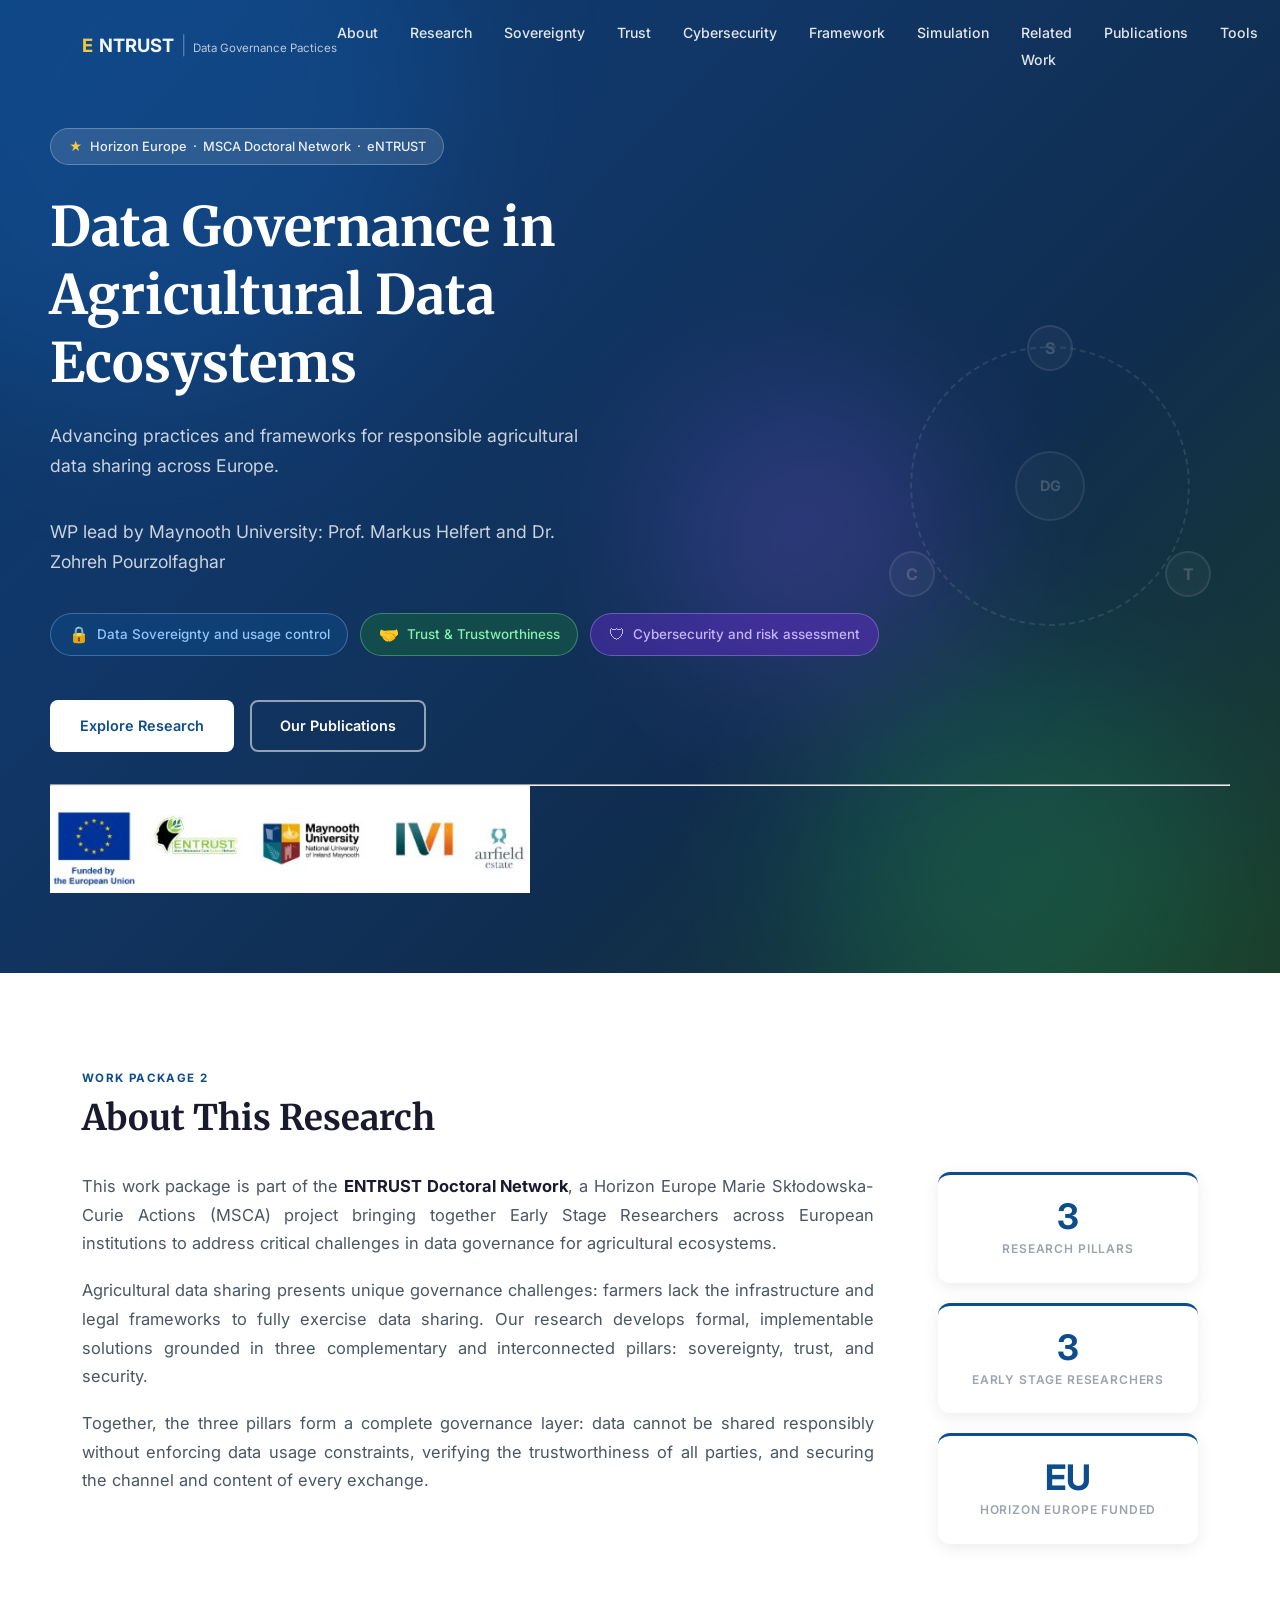
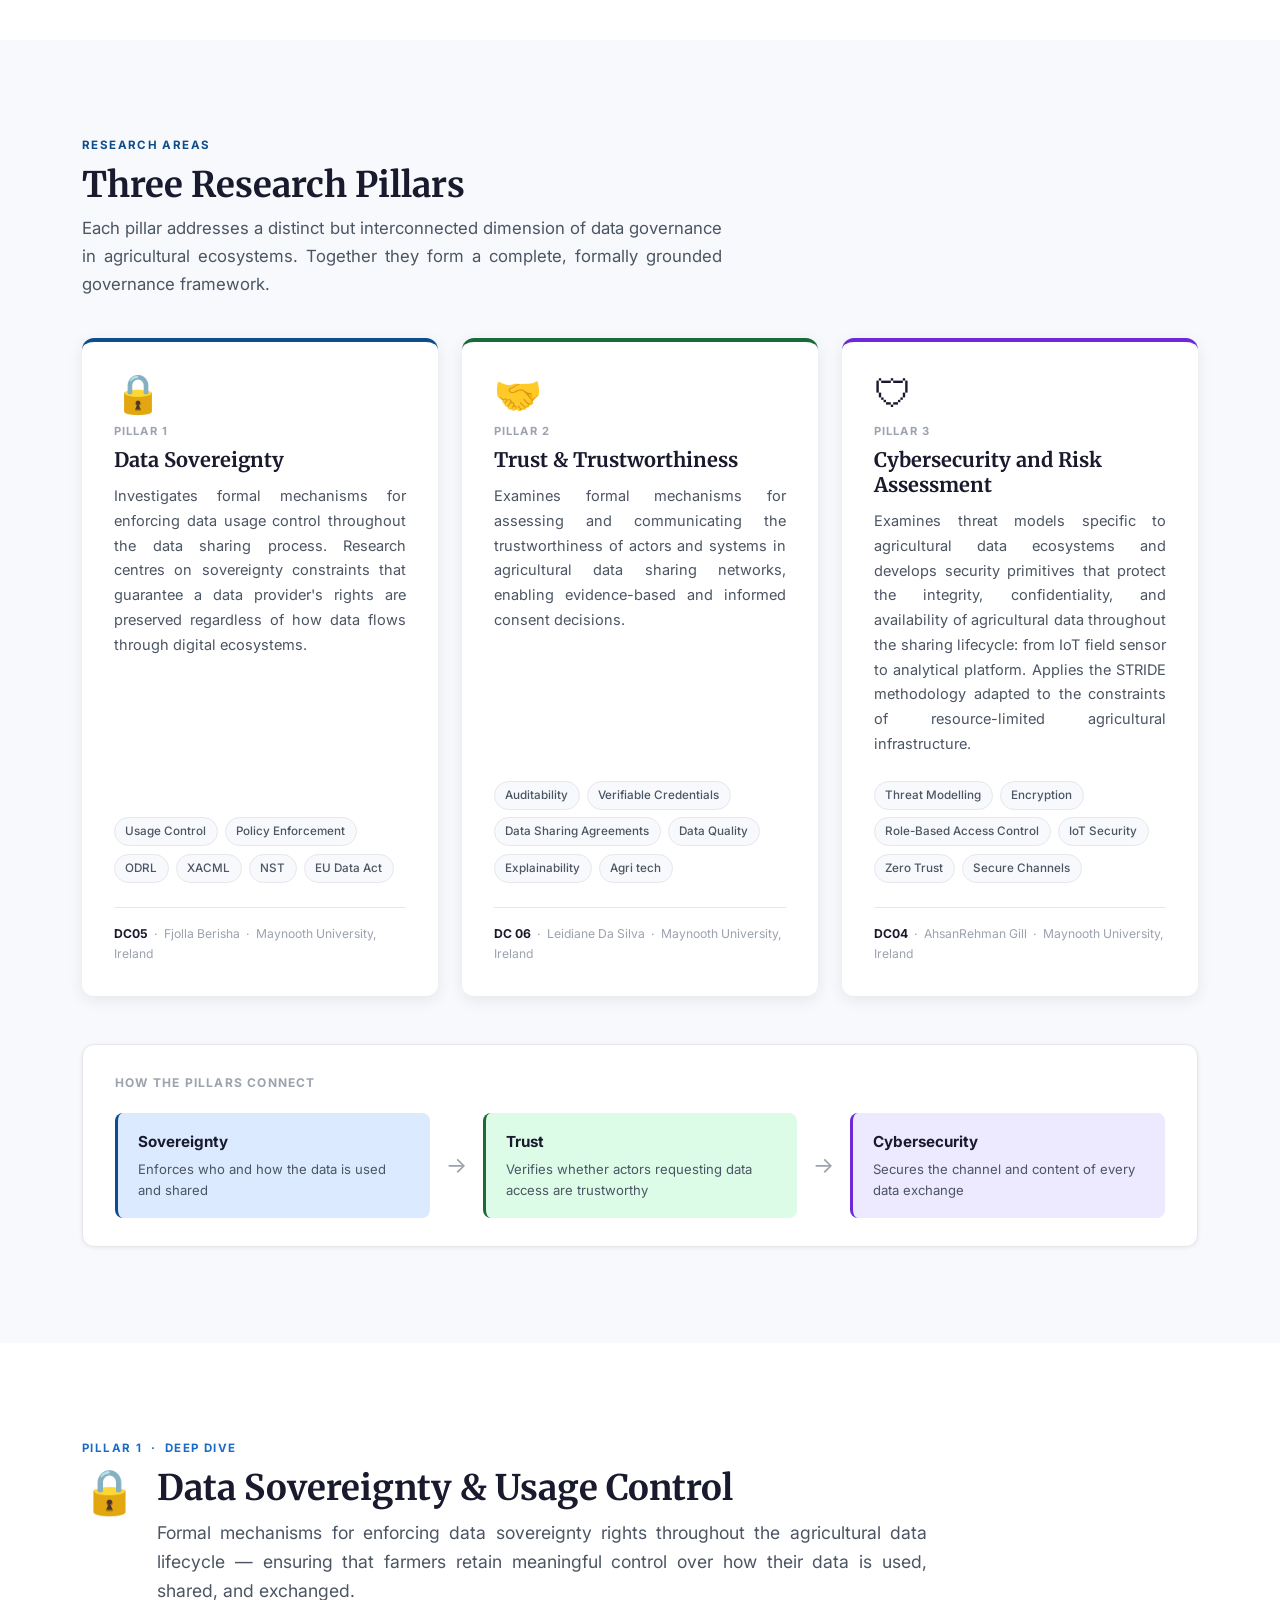
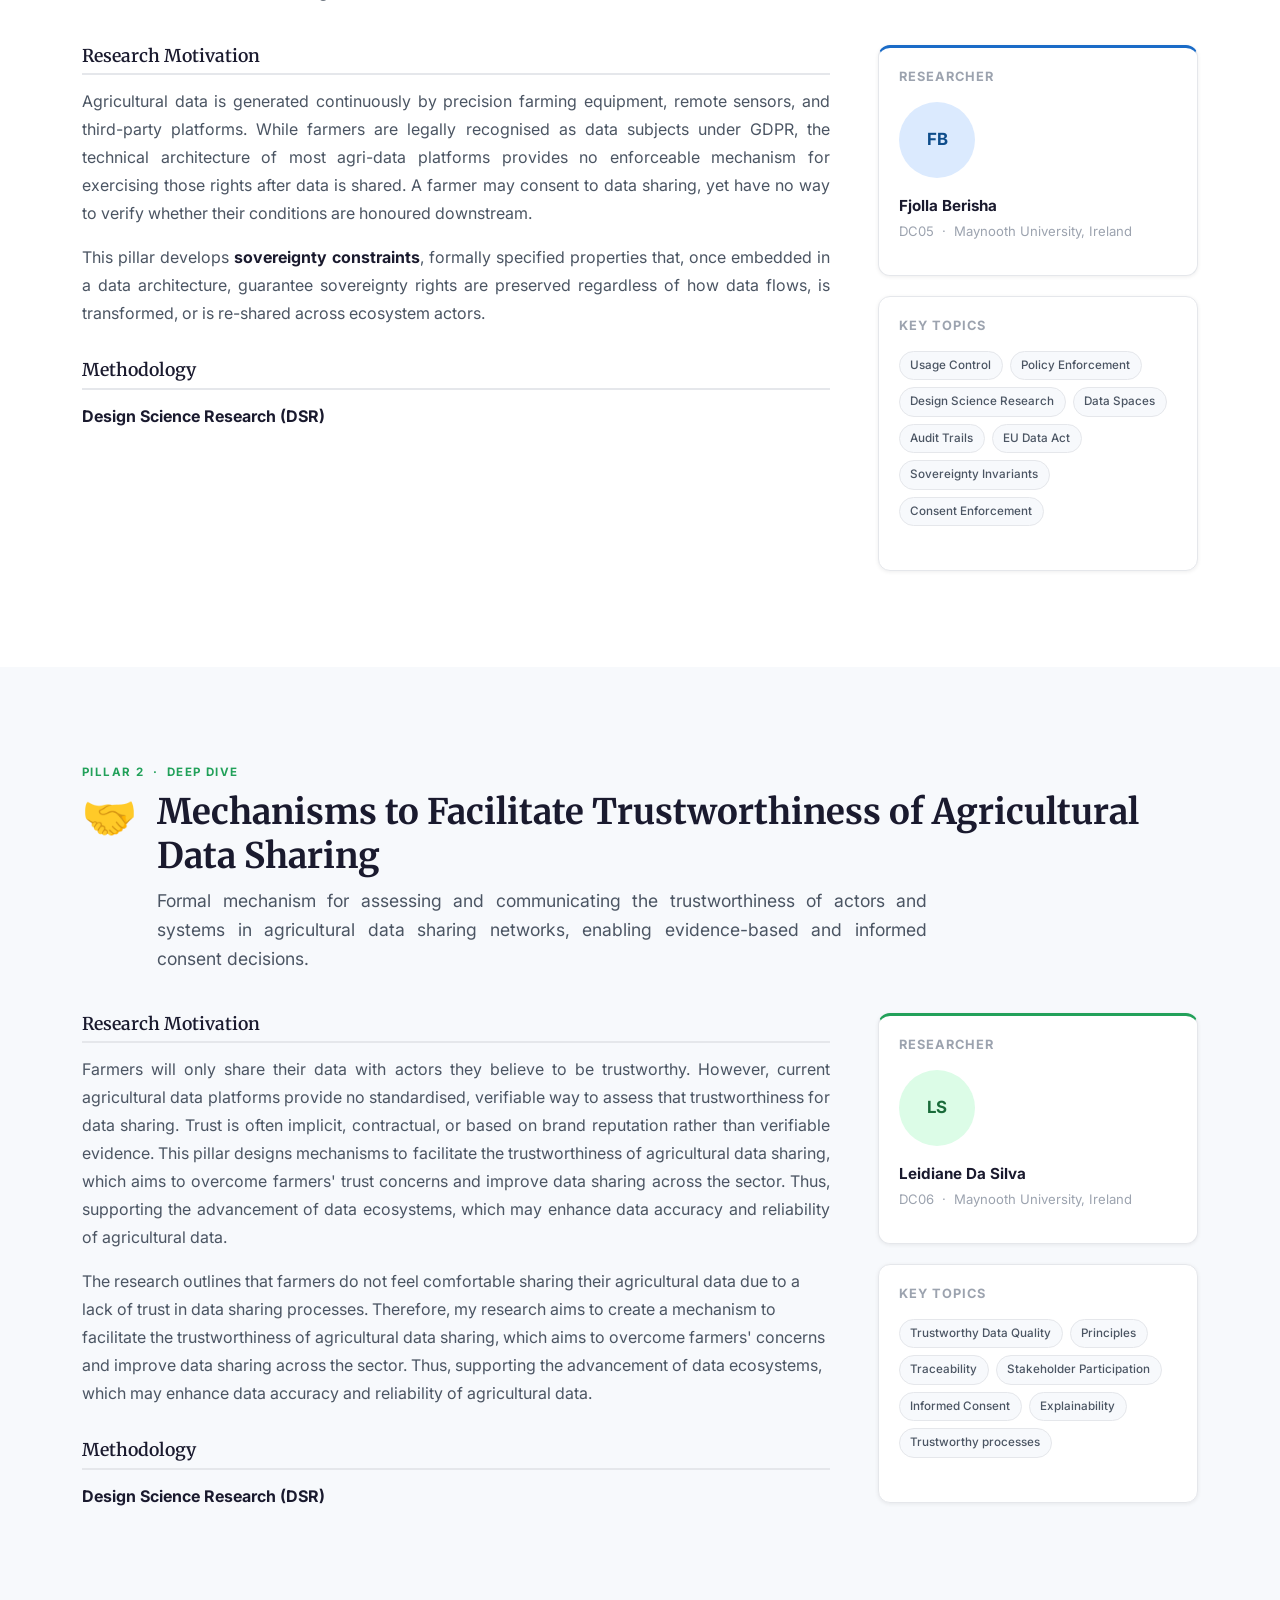
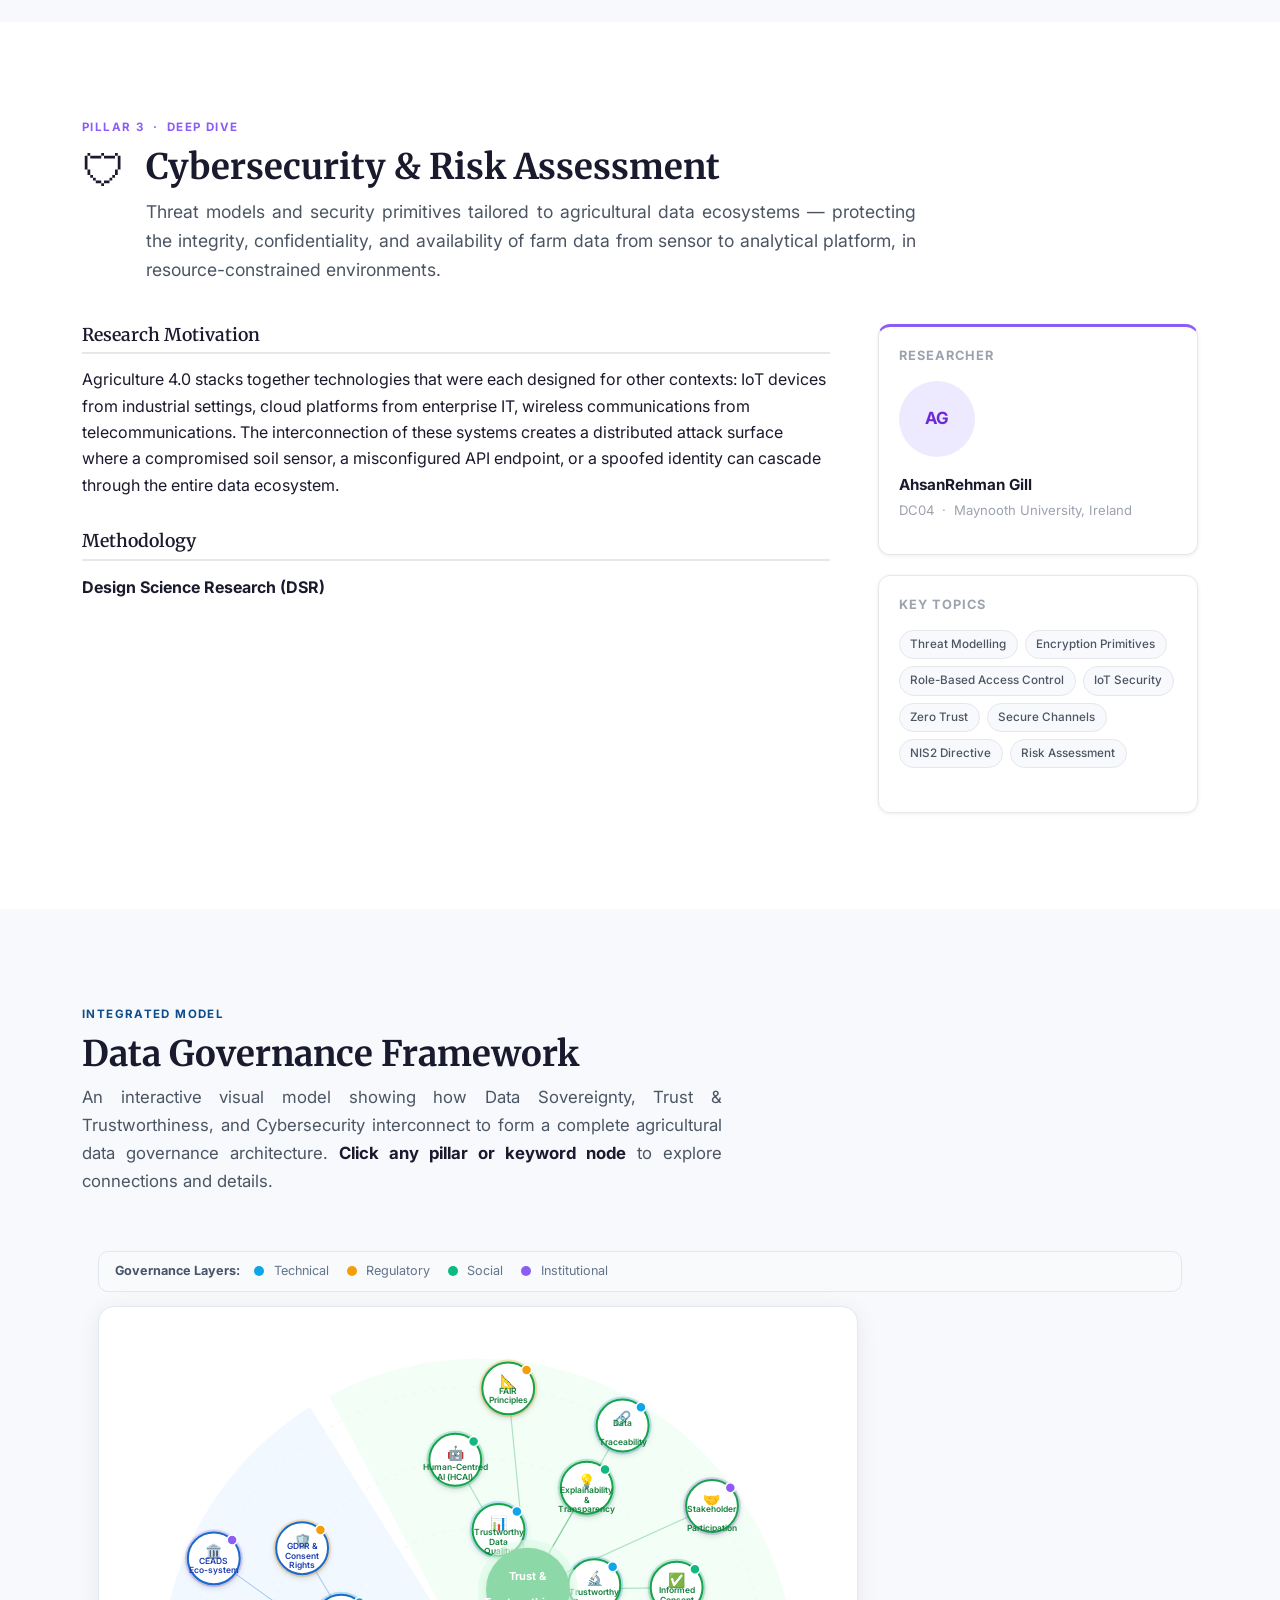
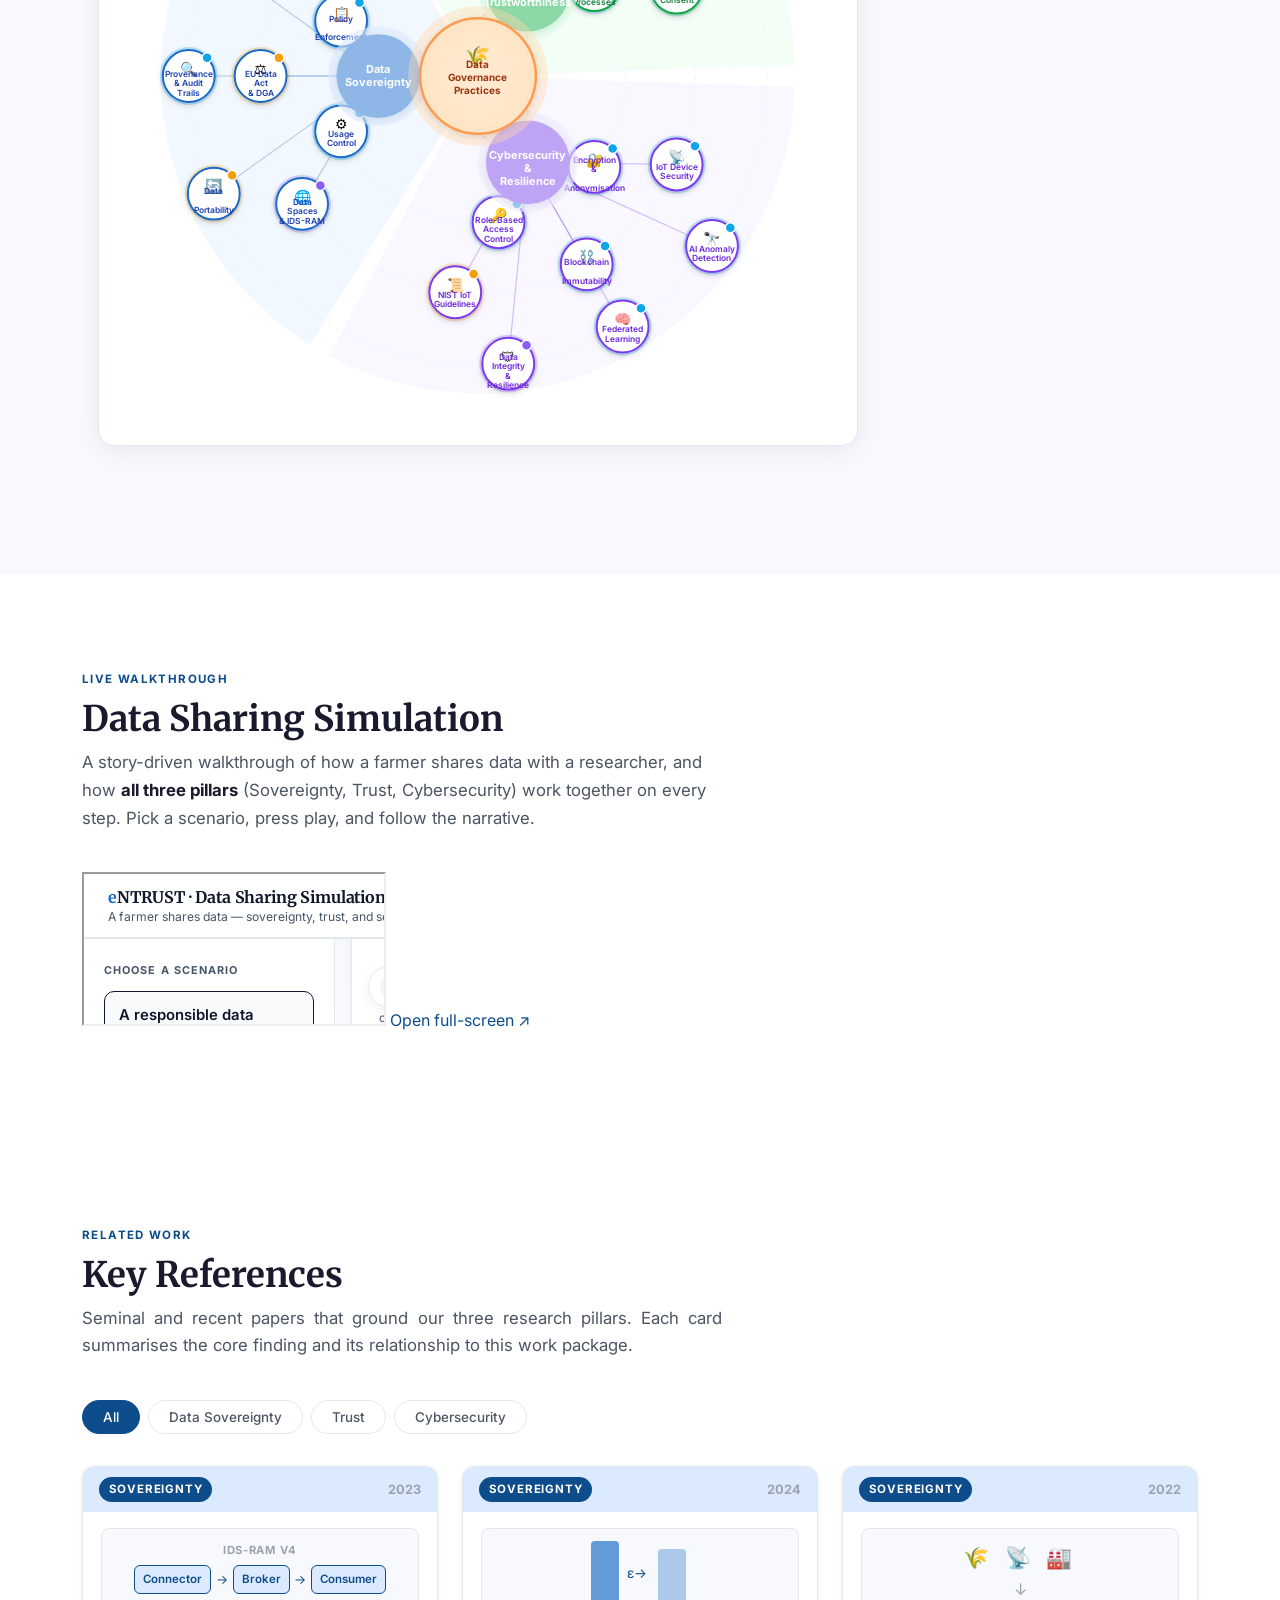
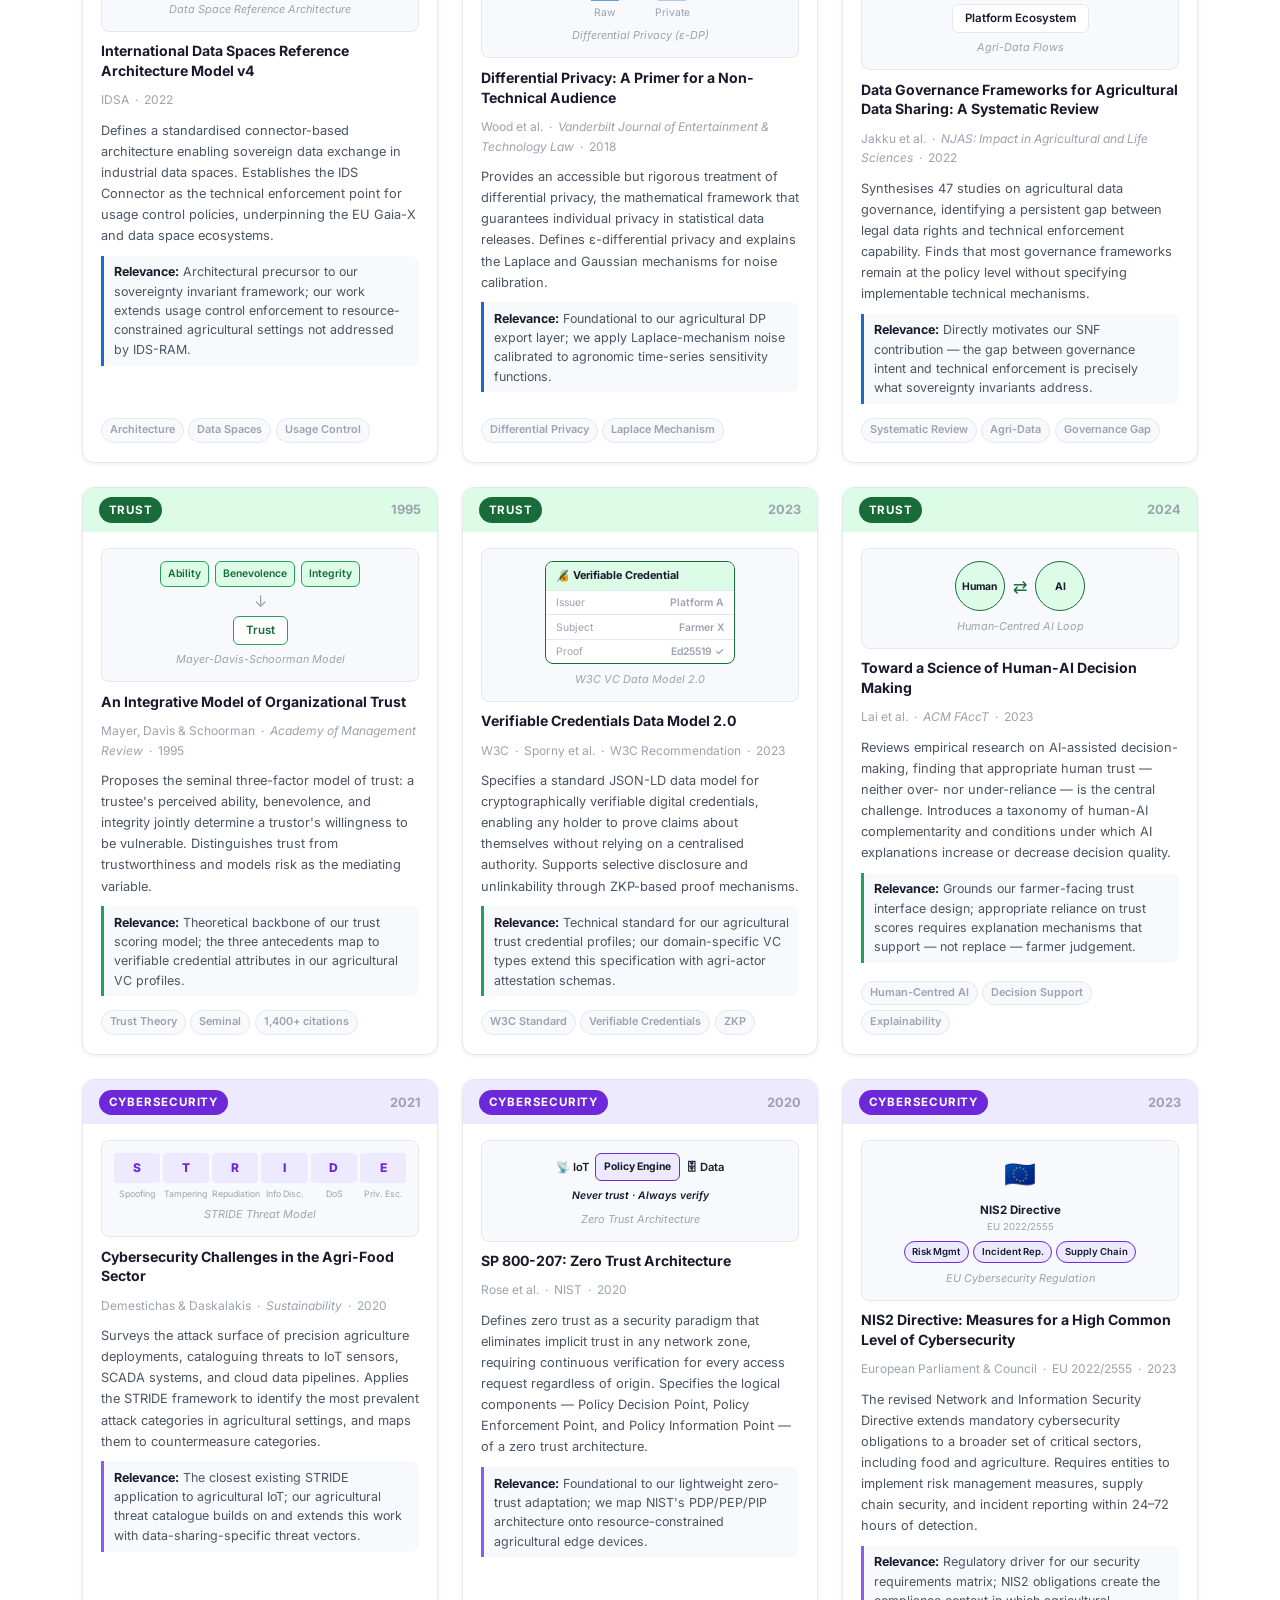
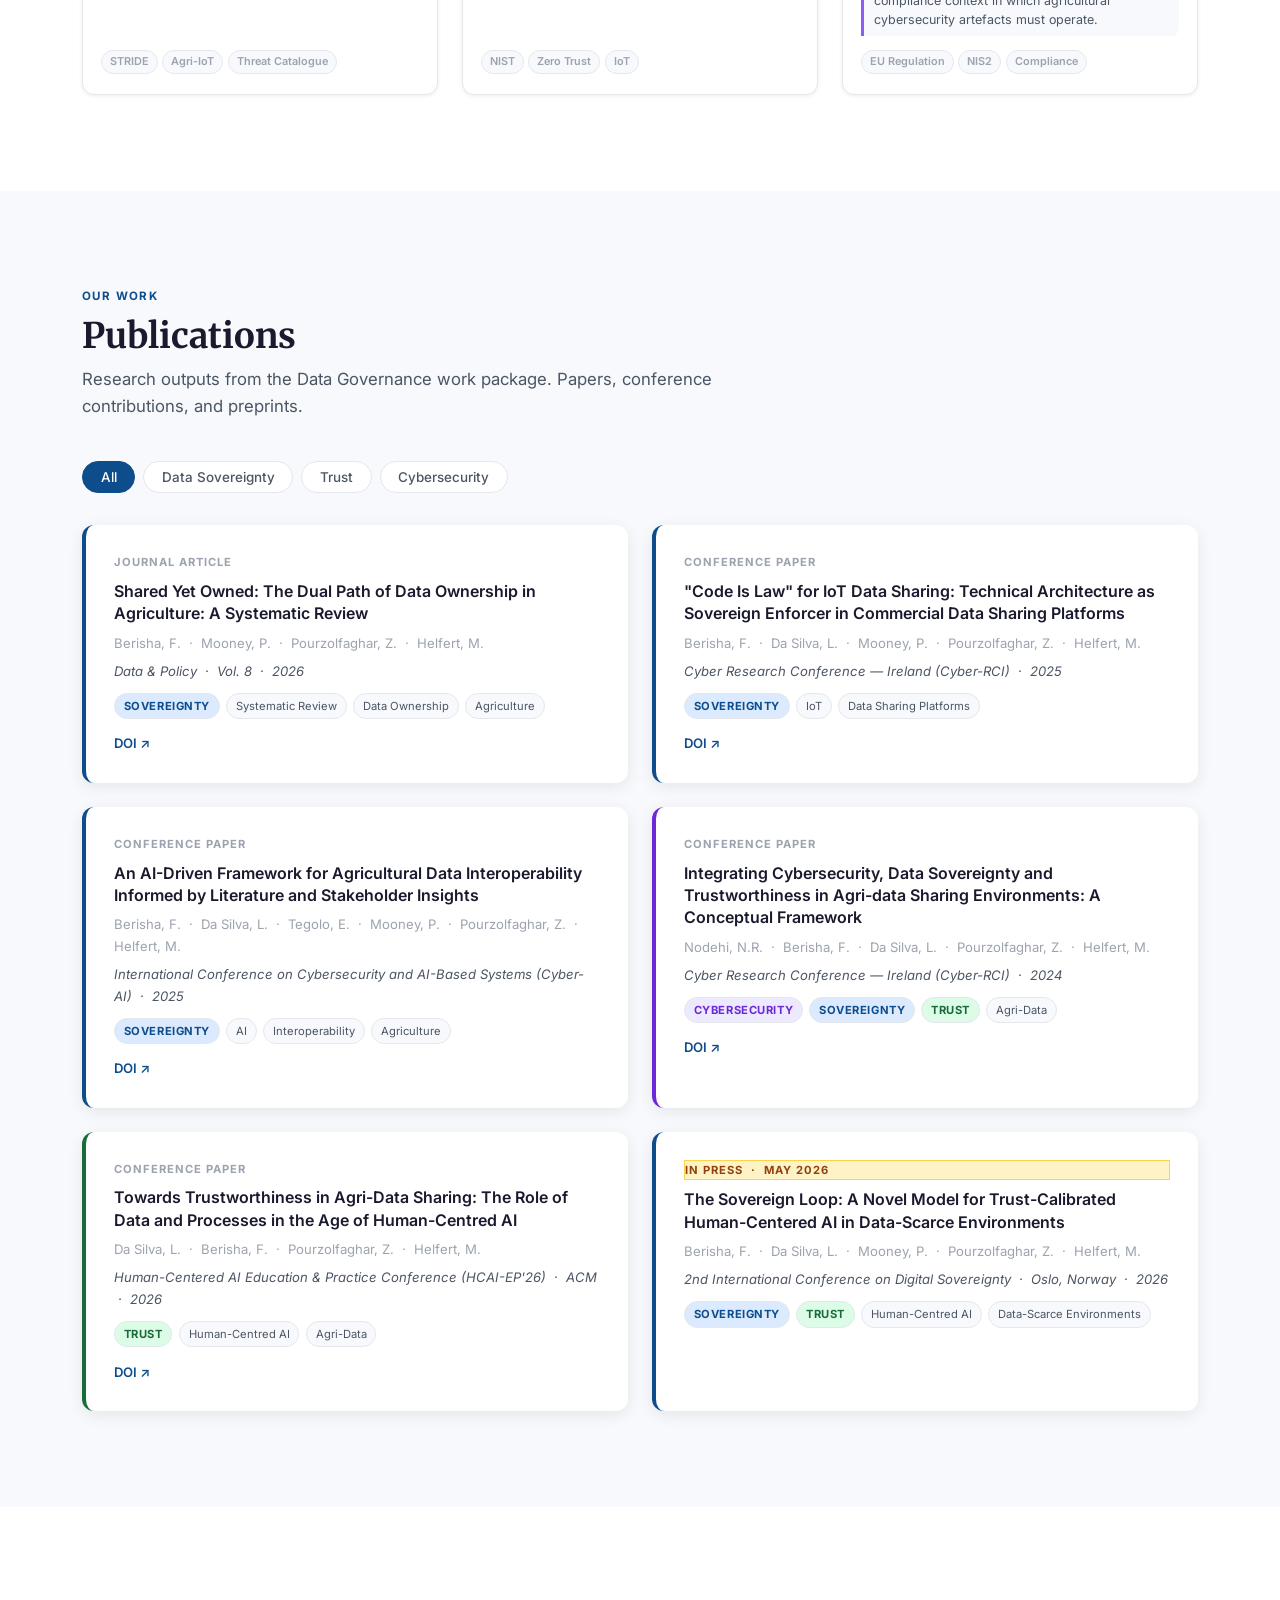
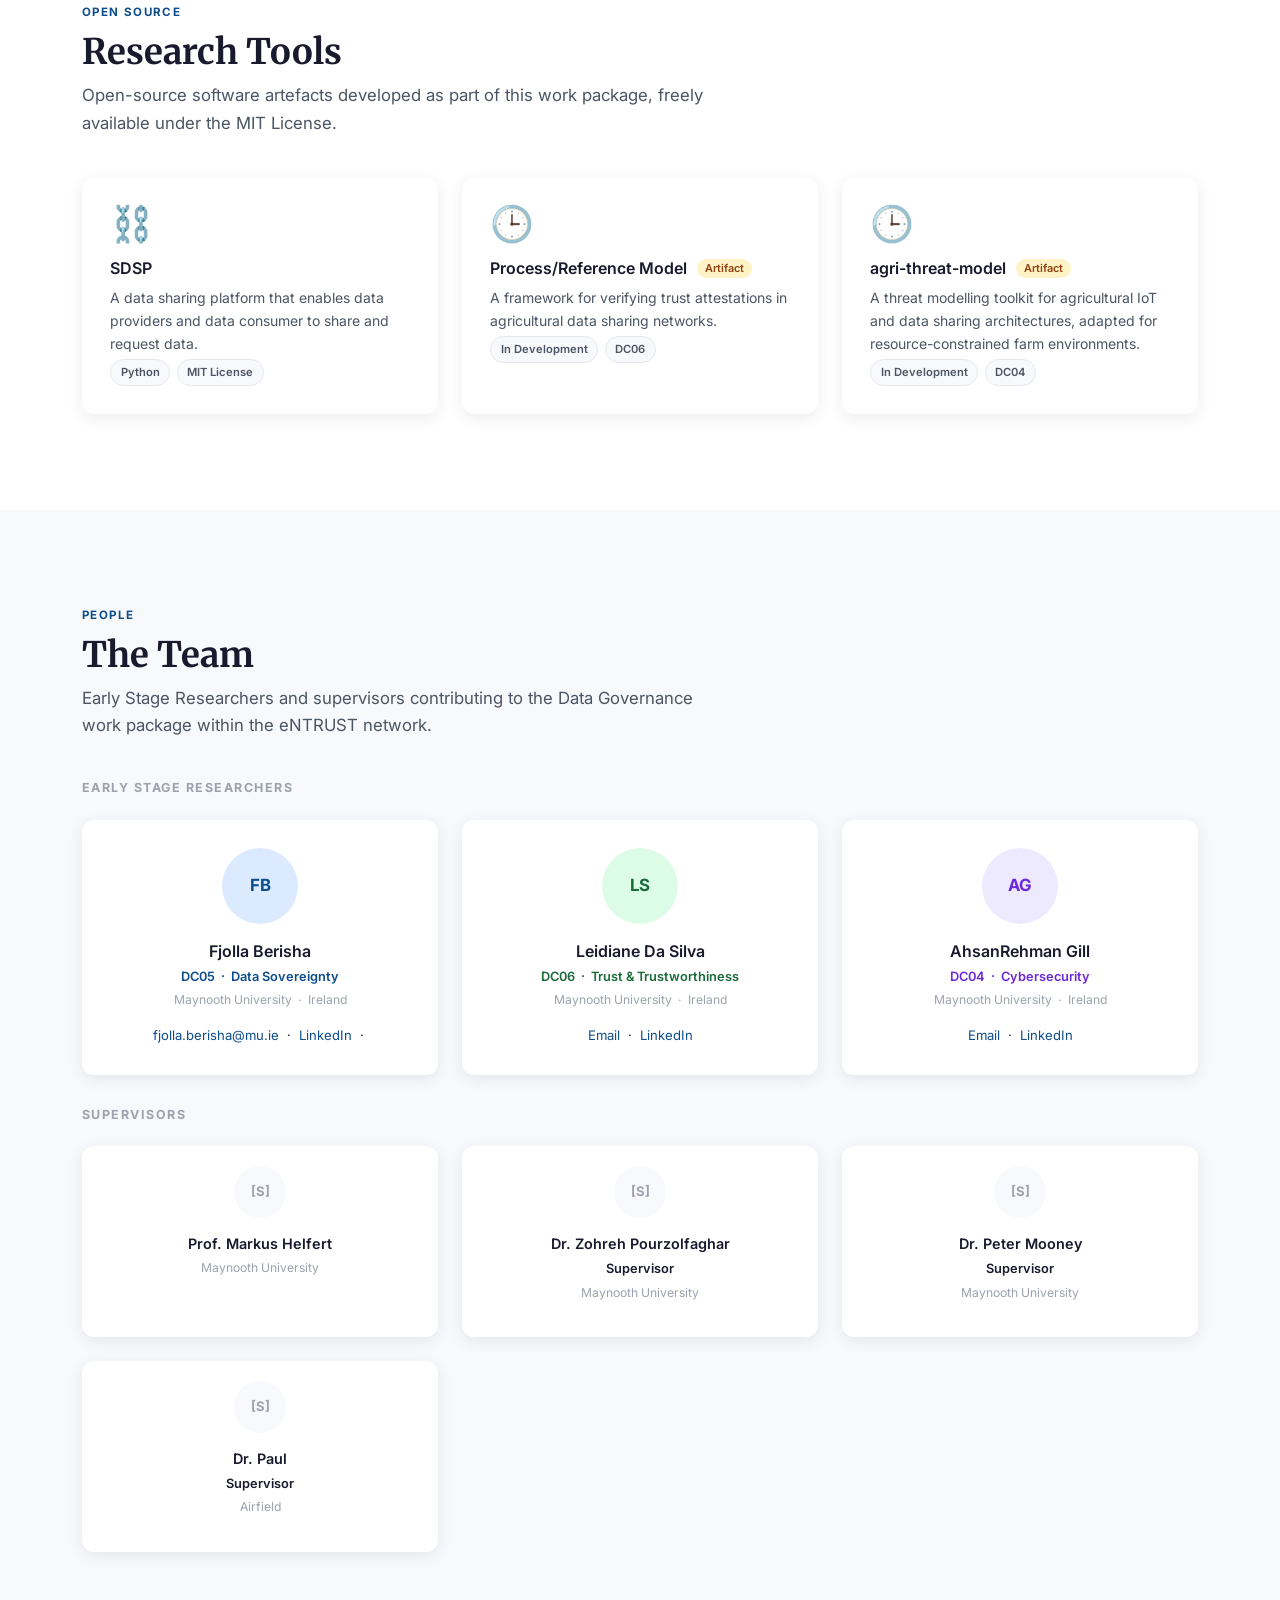
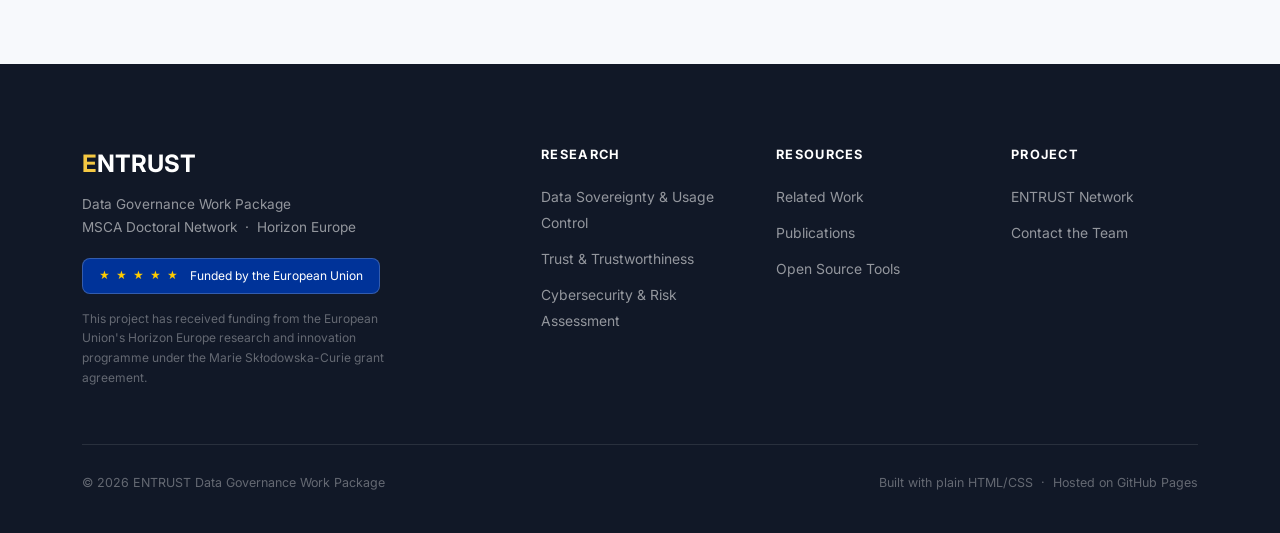
<file: index.html>
<!DOCTYPE html>
<html lang="en">
<head> 
  <meta charset="UTF-8">
  <meta name="viewport" content="width=device-width, initial-scale=1.0">
  <meta name="description" content="Data Governance Work Package - ENTRUST Doctoral Network, Horizon Europe MSCA">
  <title>Data Governance Practices for agri data sharing | ENTRUST Doctoral Network</title>
  <link rel="stylesheet" href="style.css">
  <link rel="preconnect" href="https://fonts.googleapis.com">
  <link rel="preconnect" href="https://fonts.gstatic.com" crossorigin>
  <link href="https://fonts.googleapis.com/css2?family=Inter:wght@300;400;500;600;700&family=Merriweather:wght@400;700&display=swap" rel="stylesheet">
	  </head>
<body>

  <!-- ── NAVIGATION ── -->
  <nav class="navbar" id="navbar">
    <div class="nav-container">
      <div class="nav-brand">
        <span class="brand-accent">E</span>NTRUST
        <span class="brand-sep">|</span>
        <span class="brand-sub">Data Governance Pactices</span>
      </div>
      <button class="nav-toggle" id="navToggle" aria-label="Toggle navigation">
        <span></span><span></span><span></span>
      </button>
      <ul class="nav-links" id="navLinks">
        <li><a href="#about">About</a></li>
        <li><a href="#research">Research</a></li>
        <li><a href="#pillar-sovereignty">Sovereignty</a></li>
        <li><a href="#pillar-trust">Trust</a></li>
        <li><a href="#pillar-cyber">Cybersecurity</a></li>
        <li><a href="#framework">Framework</a></li>
		<li><a href="#simulation">Simulation</a></li>
        <li><a href="#sota">Related Work</a></li>
        <li><a href="#publications">Publications</a></li>
        <li><a href="#tools">Tools</a></li>
        <li><a href="#team">Team</a></li>
      </ul>
    </div>
  </nav>

  <!-- ── HERO ── -->
  <section class="hero" id="home">
    <div class="hero-bg-shapes">
      <div class="shape shape-1"></div>
      <div class="shape shape-2"></div>
      <div class="shape shape-3"></div>
    </div>
    <div class="hero-content">
      <div class="hero-badge">
        <span class="eu-dot">★</span> Horizon Europe &nbsp;·&nbsp; MSCA Doctoral Network &nbsp;·&nbsp; eNTRUST
      </div>
      <h1>Data Governance in<br>Agricultural Data Ecosystems</h1>
      <p class="hero-subtitle">
        Advancing practices and frameworks for responsible agricultural data sharing across Europe.
      </p>
		<p class="hero-subtitle">WP lead by Maynooth University: Prof. Markus Helfert and Dr. Zohreh Pourzolfaghar</p>
      <div class="hero-pillars">
        <div class="pillar-chip sovereignty">
          <span class="chip-icon">&#128274;</span>
          <span>Data Sovereignty and usage control</span>
        </div>
        <div class="pillar-chip trust">
          <span class="chip-icon">&#129309;</span>
          <span>Trust &amp; Trustworthiness</span>
        </div>
        <div class="pillar-chip cyber">
          <span class="chip-icon">&#128737;</span>
          <span>Cybersecurity and risk assessment</span>
        </div>
      </div>
      <div class="hero-actions">
        <a href="#research" class="btn btn-primary">Explore Research</a>
        <a href="#publications" class="btn btn-outline">Our Publications</a>
      </div>
		<div class="hero-logos">
			<hr>
        <img src="[data-uri]" alt="Project partners: EU, ENTRUST, Maynooth University, IVI, Airfield Estate">
      </h3>
		</div>
    </div>
    <div class="hero-visual" aria-hidden="true">
      <div class="orbit-wrap">
        <div class="orbit-ring">
          <div class="orbit-node n1">S</div>
          <div class="orbit-node n2">T</div>
          <div class="orbit-node n3">C</div>
        </div>
        <div class="orbit-core">DG</div>
      </div>
    </div>
  </section>

  <!-- ── ABOUT ── -->
  <section class="section" id="about">
    <div class="container">
      <div class="section-label">Work Package 2</div>
      <h2>About This Research</h2>
      <div class="about-grid">
        <div class="about-text">
          <p align="justify">
            This work package is part of the <strong>ENTRUST Doctoral Network</strong>, a
            Horizon Europe Marie Skłodowska-Curie Actions (MSCA) project bringing together
            Early Stage Researchers across European institutions to address critical challenges
            in data governance for agricultural ecosystems.
          </p>
          <p align="justify">
            Agricultural data sharing presents unique governance challenges: farmers lack the infrastructure and legal frameworks to fully exercise data sharing. Our research develops formal, implementable solutions grounded in three
            complementary and interconnected pillars: sovereignty, trust, and security.
          </p>
          <p align="justify">
            Together, the three pillars form a complete governance layer: data cannot be
            shared responsibly without enforcing data usage constraints, verifying the trustworthiness
            of all parties, and securing the channel and content of every exchange.
          </p>
        </div>
        <div class="about-stats">
          <div class="stat">
            <div class="stat-number">3</div>
            <div class="stat-label">Research Pillars</div>
          </div>
          <div class="stat">
            <div class="stat-number">3</div>
            <div class="stat-label">Early Stage Researchers</div>
          </div>
          <div class="stat">
            <div class="stat-number">EU</div>
            <div class="stat-label">Horizon Europe Funded</div>
          </div>
        </div>
      </div>
    </div>
  </section>

  <!-- ── RESEARCH PILLARS ── -->
  <section class="section section-alt" id="research">
    <div class="container">
      <div class="section-label">Research Areas</div>
      <h2>Three Research Pillars</h2>
      <p class="section-intro" align="justify">
        Each pillar addresses a distinct but interconnected dimension of data governance
        in agricultural ecosystems. Together they form a complete, formally grounded
        governance framework.
      </p>
      <div class="pillars-grid">

        <div class="pillar-card sovereignty">
          <div class="pillar-icon">&#128274;</div>
          <div class="pillar-tag">Pillar 1</div>
          <h3>Data Sovereignty</h3>
          <p align="justify">
            Investigates formal mechanisms for enforcing data usage control throughout the
            data sharing process. Research centres on sovereignty constraints that guarantee a data provider's rights are preserved
            regardless of how data flows through digital ecosystems. 
          </p>
          <div class="pillar-topics">
            <span>Usage Control</span>
            <span>Policy Enforcement</span>
            <span>ODRL</span>
            <span>XACML</span>
            <span>NST</span>
            <span>EU Data Act</span>
          </div>
          <div class="pillar-researcher">
            <strong>DC05</strong> &nbsp;·&nbsp; Fjolla Berisha &nbsp;·&nbsp; Maynooth University, Ireland
          </div>
        </div>

        <div class="pillar-card trust">
          <div class="pillar-icon">&#129309;</div>
          <div class="pillar-tag">Pillar 2</div>
          <h3>Trust &amp; Trustworthiness</h3>
          <p align="justify">
            Examines formal mechanisms for assessing and communicating the trustworthiness of actors and systems in agricultural data sharing networks, enabling evidence-based and informed consent decisions.
          </p>
          <div class="pillar-topics">
            <span>Auditability</span>
            <span>Verifiable Credentials</span>
            <span>Data Sharing Agreements</span>
            <span>Data Quality</span>
            <span>Explainability</span>
            <span>Agri tech</span>
          </div>
          <div class="pillar-researcher">
            <strong>DC 06</strong> &nbsp;·&nbsp; Leidiane Da Silva &nbsp;·&nbsp; Maynooth University, Ireland
          </div>
        </div>

        <div class="pillar-card cyber">
          <div class="pillar-icon">&#128737;</div>
          <div class="pillar-tag">Pillar 3</div>
          <h3>Cybersecurity and Risk Assessment</h3>
          <p align="justify">
            Examines threat models specific to agricultural data ecosystems and develops
            security primitives that protect the integrity, confidentiality, and availability
            of agricultural data throughout the sharing lifecycle: from IoT field sensor to
            analytical platform. Applies the STRIDE methodology adapted to the constraints of
            resource-limited agricultural infrastructure.
          </p>
          <div class="pillar-topics">
            <span>Threat Modelling</span>
            <span>Encryption</span>
            <span>Role-Based Access Control</span>
            <span>IoT Security</span>
            <span>Zero Trust</span>
            <span>Secure Channels</span>
          </div>
          <div class="pillar-researcher">
            <strong>DC04</strong> &nbsp;·&nbsp; AhsanRehman Gill &nbsp;·&nbsp; Maynooth University, Ireland
          </div>
        </div>

      </div>

      <!-- Interconnection note -->
      <div class="interconnect-box">
        <div class="interconnect-label">How the pillars connect</div>
        <div class="interconnect-flow">
          <div class="flow-step sovereignty-step">
            <strong>Sovereignty</strong>
            <span>Enforces who and how the data is used and shared</span>
          </div>
          <div class="flow-arrow">&#8594;</div>
          <div class="flow-step trust-step">
            <strong>Trust</strong>
            <span>Verifies whether actors requesting data access are trustworthy</span>
          </div>
          <div class="flow-arrow">&#8594;</div>
          <div class="flow-step cyber-step">
            <strong>Cybersecurity</strong>
            <span>Secures the channel and content of every data exchange</span>
          </div>
        </div>
      </div>
    </div>
  </section>

  <!-- ── PILLAR 1: DATA SOVEREIGNTY ── -->
  <section class="section pillar-deep sovereignty-deep" id="pillar-sovereignty">
    <div class="container">
      <div class="section-label pillar-label-sovereignty">Pillar 1 &nbsp;·&nbsp; Deep Dive</div>
      <div class="pillar-deep-header">
        <div class="pillar-deep-icon">&#128274;</div>
        <div>
          <h2>Data Sovereignty &amp; Usage Control</h2>
          <p class="pillar-deep-lead" align="justify">
            Formal mechanisms for enforcing data sovereignty rights throughout the agricultural data lifecycle —
            ensuring that farmers retain meaningful control over how their data is used, shared, and exchanged.
          </p>
        </div>
      </div>

      <div class="pillar-deep-grid">
        <div class="pillar-deep-main">
          <h3>Research Motivation</h3>
          <p align="justify">
            Agricultural data is generated continuously by precision farming equipment, remote sensors,
            and third-party platforms. While farmers are legally recognised as data subjects under GDPR,
            the technical architecture of most agri-data platforms provides no enforceable mechanism for
            exercising those rights after data is shared. A farmer may consent to data sharing, yet have
            no way to verify whether their conditions are honoured downstream.
          </p>
          <p align="justify">
            This pillar develops <strong>sovereignty constraints</strong>, formally specified properties
            that, once embedded in a data architecture, guarantee sovereignty rights are preserved regardless
            of how data flows, is transformed, or is re-shared across ecosystem actors.
          </p>

          <h3>Methodology</h3>
          <p><strong>Design Science Research (DSR)</strong></p>


        </div>

        <div class="pillar-deep-side">
          <div class="pillar-side-card sovereignty-side">
            <h4>Researcher</h4>
            <div class="side-researcher">
              <div class="team-avatar av-sovereignty" style="margin: 0 0 0.75rem;">FB</div>
              <strong>Fjolla Berisha</strong>
              <span>DC05 &nbsp;·&nbsp; Maynooth University, Ireland</span>
            </div>
                   </div>

          <div class="pillar-side-card">
            <h4>Key Topics</h4>
            <div class="pillar-topics" style="margin-top: 0.5rem;">
              <span>Usage Control</span>
              <span>Policy Enforcement</span>
              <span>Design Science Research</span>
              <span>Data Spaces</span>
              <span>Audit Trails</span>
              <span>EU Data Act</span>
              <span>Sovereignty Invariants</span>
              <span>Consent Enforcement</span>
                       </div>
          </div>

                </div>
      </div>
    </div>
  </section>

  <!-- ── PILLAR 2: TRUST & TRUSTWORTHINESS ── -->
  <section class="section section-alt pillar-deep trust-deep" id="pillar-trust">
    <div class="container">
      <div class="section-label pillar-label-trust">Pillar 2 &nbsp;·&nbsp; Deep Dive</div>
      <div class="pillar-deep-header">
        <div class="pillar-deep-icon">&#129309;</div>
        <div>
          <h2>Mechanisms to Facilitate Trustworthiness of Agricultural Data Sharing</h2>
          <p class="pillar-deep-lead" align="justify">
            Formal mechanism for assessing and communicating the trustworthiness of actors and systems in agricultural data sharing networks, enabling evidence-based and informed consent decisions.
          </p>
        </div>
      </div>

      <div class="pillar-deep-grid">
        <div class="pillar-deep-main">
          <h3>Research Motivation</h3>
          <p align="justify">
            Farmers will only share their data with actors they believe to be trustworthy. However, current agricultural data platforms provide no standardised, verifiable way to assess that trustworthiness for data sharing. Trust is often implicit, contractual, or based on brand reputation rather than verifiable evidence.
This pillar designs mechanisms to facilitate the trustworthiness of agricultural data sharing, which aims to overcome farmers' trust concerns and improve data sharing across the sector. Thus, supporting the advancement of data ecosystems, which may enhance data accuracy and reliability of agricultural data.
          </p>
          <p>
            The research outlines that farmers do not feel comfortable sharing their agricultural data due to a lack of trust in data sharing processes. Therefore, my research aims to create a mechanism to facilitate the trustworthiness of agricultural data sharing, which aims to overcome farmers' concerns and improve data sharing across the sector. Thus, supporting the advancement of data ecosystems, which may enhance data accuracy and reliability of agricultural data. 
          </p>

          <h3>Methodology</h3>
          <p><strong>Design Science Research (DSR)</strong></p>


        </div>

        <div class="pillar-deep-side">
          <div class="pillar-side-card trust-side">
            <h4>Researcher</h4>
            <div class="side-researcher">
              <div class="team-avatar av-trust" style="margin: 0 0 0.75rem;">LS</div>
              <strong>Leidiane Da Silva</strong>
              <span>DC06 &nbsp;·&nbsp; Maynooth University, Ireland</span>
            </div>
          </div>

          <div class="pillar-side-card">
            <h4>Key Topics</h4>
            <div class="pillar-topics" style="margin-top: 0.5rem;">
              <span>Trustworthy Data Quality</span>
              <span>Principles</span>
              <span>Traceability</span>
              <span>Stakeholder Participation</span>
              <span>Informed Consent</span>
              <span>Explainability</span>
				<span>Trustworthy processes</span>
            </div>
          </div>

         </div>
      </div>
    </div>
  </section>

  <!-- ── PILLAR 3: CYBERSECURITY ── -->
  <section class="section pillar-deep cyber-deep" id="pillar-cyber">
    <div class="container">
      <div class="section-label pillar-label-cyber">Pillar 3 &nbsp;·&nbsp; Deep Dive</div>
      <div class="pillar-deep-header">
        <div class="pillar-deep-icon">&#128737;</div>
        <div>
          <h2>Cybersecurity &amp; Risk Assessment</h2>
          <p class="pillar-deep-lead" align="justify">
            Threat models and security primitives tailored to agricultural data ecosystems —
            protecting the integrity, confidentiality, and availability of farm data from sensor
            to analytical platform, in resource-constrained environments.
          </p>
        </div>
      </div>

      <div class="pillar-deep-grid">
        <div class="pillar-deep-main">
          <h3>Research Motivation</h3>
          <palign="justify">
            Agriculture 4.0 stacks together technologies that were each designed for other contexts:
            IoT devices from industrial settings, cloud platforms from enterprise IT, wireless
            communications from telecommunications. The interconnection of these systems creates a
            distributed attack surface where a compromised soil sensor, a misconfigured API endpoint,
            or a spoofed identity can cascade through the entire data ecosystem.
          </p>

          <h3>Methodology</h3>
          <p><strong>Design Science Research (DSR)</strong></p>


        </div>

        <div class="pillar-deep-side">
          <div class="pillar-side-card cyber-side">
            <h4>Researcher</h4>
            <div class="side-researcher">
              <div class="team-avatar av-cyber" style="margin: 0 0 0.75rem;">AG</div>
              <strong>AhsanRehman Gill</strong>
              <span>DC04 &nbsp;·&nbsp; Maynooth University, Ireland</span>
            </div>
          </div>

          <div class="pillar-side-card">
            <h4>Key Topics</h4>
            <div class="pillar-topics" style="margin-top: 0.5rem;">
              <span>Threat Modelling</span>
              <span>Encryption Primitives</span>
              <span>Role-Based Access Control</span>
              <span>IoT Security</span>
              <span>Zero Trust</span>
              <span>Secure Channels</span>
              <span>NIS2 Directive</span>
              <span>Risk Assessment</span>
            </div>
          </div>

          </div>
      </div>
    </div>
  </section>

  <!-- ── INTEGRATED GOVERNANCE FRAMEWORK ── -->
  <section class="section section-alt" id="framework">
    <div class="container">
      <div class="section-label">Integrated Model</div>
      <h2>Data Governance Framework</h2>
      <p class="section-intro" align="justify">
        An interactive visual model showing how Data Sovereignty, Trust &amp; Trustworthiness, and
        Cybersecurity interconnect to form a complete agricultural data governance architecture.
        <strong>Click any pillar or keyword node</strong> to explore connections and details.
      </p>
      <div id="framework-widget"></div>
    </div>
  </section>
<!-- ── DATA SHARING SIMULATION ── -->
  <section class="section" id="simulation">
    <div class="container">
      <div class="section-label">Live Walkthrough</div>
      <h2>Data Sharing Simulation</h2>
      <p class="section-intro">
        A story-driven walkthrough of how a farmer shares data with a researcher, and how
        <strong>all three pillars</strong> (Sovereignty, Trust, Cybersecurity) work together on every step.
        Pick a scenario, press play, and follow the narrative. 
      </p>
      <div class="sim-embed-wrap">
        <iframe
          src="simulation.html"
          title="Agri-Data Sharing Simulation"
          class="sim-embed"
          loading="lazy"
          allow="fullscreen"></iframe>
        <a href="simulation.html" target="_blank" class="sim-fullscreen-link">Open full-screen &#8599;</a>
      </div>
    </div>
  </section>
  <!-- ── RELATED WORK ── -->
  <section class="section" id="sota">
    <div class="container">
      <div class="section-label">Related Work</div>
      <h2>Key References</h2>
      <p class="section-intro" align="justify">
        Seminal and recent papers that ground our three research pillars. Each card summarises
        the core finding and its relationship to this work package.
      </p>

      <div class="sota-tabs">
        <button class="sota-tab active" data-pillar="all">All</button>
        <button class="sota-tab" data-pillar="sovereignty">Data Sovereignty</button>
        <button class="sota-tab" data-pillar="trust">Trust</button>
        <button class="sota-tab" data-pillar="cyber">Cybersecurity</button>
      </div>

      <div class="rw-grid" id="rw-grid">

        <!-- ── DATA SOVEREIGNTY ── -->

        <article class="rw-card" data-pillar="sovereignty">
          <div class="rw-card-top sovereignty-top">
            <span class="rw-pillar-tag sovereignty">Sovereignty</span>
            <span class="rw-year">2023</span>
          </div>
          <div class="rw-card-body">
            <div class="rw-visual rw-visual-idsa">
              <div class="rw-vis-label">IDS-RAM v4</div>
              <div class="rw-vis-row">
                <div class="rw-vis-box">Connector</div>
                <div class="rw-vis-arrow">→</div>
                <div class="rw-vis-box">Broker</div>
                <div class="rw-vis-arrow">→</div>
                <div class="rw-vis-box">Consumer</div>
              </div>
              <div class="rw-vis-note">Data Space Reference Architecture</div>
            </div>
            <h4 class="rw-title">International Data Spaces Reference Architecture Model v4</h4>
            <p class="rw-authors">IDSA &nbsp;·&nbsp; 2022</p>
            <p class="rw-abstract">Defines a standardised connector-based architecture enabling sovereign data exchange in industrial data spaces. Establishes the IDS Connector as the technical enforcement point for usage control policies, underpinning the EU Gaia-X and data space ecosystems.</p>
            <p class="rw-relevance"><strong>Relevance:</strong> Architectural precursor to our sovereignty invariant framework; our work extends usage control enforcement to resource-constrained agricultural settings not addressed by IDS-RAM.</p>
            <div class="rw-meta">
              <span class="rw-badge">Architecture</span>
              <span class="rw-badge">Data Spaces</span>
              <span class="rw-badge">Usage Control</span>
            </div>
          </div>
        </article>

        <article class="rw-card" data-pillar="sovereignty">
          <div class="rw-card-top sovereignty-top">
            <span class="rw-pillar-tag sovereignty">Sovereignty</span>
            <span class="rw-year">2024</span>
          </div>
          <div class="rw-card-body">
            <div class="rw-visual rw-visual-dp">
              <div class="rw-dp-row">
                <div class="rw-dp-col">
                  <div class="rw-dp-bar" style="height:60px; background:#1a6bc7aa"></div>
                  <span>Raw</span>
                </div>
                <div class="rw-dp-arrow">ε→</div>
                <div class="rw-dp-col">
                  <div class="rw-dp-bar" style="height:52px; background:#1a6bc755"></div>
                  <span>Private</span>
                </div>
              </div>
              <div class="rw-vis-note">Differential Privacy (ε-DP)</div>
            </div>
            <h4 class="rw-title">Differential Privacy: A Primer for a Non-Technical Audience</h4>
            <p class="rw-authors">Wood et al. &nbsp;·&nbsp; <em>Vanderbilt Journal of Entertainment &amp; Technology Law</em> &nbsp;·&nbsp; 2018</p>
            <p class="rw-abstract">Provides an accessible but rigorous treatment of differential privacy, the mathematical framework that guarantees individual privacy in statistical data releases. Defines ε-differential privacy and explains the Laplace and Gaussian mechanisms for noise calibration.</p>
            <p class="rw-relevance"><strong>Relevance:</strong> Foundational to our agricultural DP export layer; we apply Laplace-mechanism noise calibrated to agronomic time-series sensitivity functions.</p>
            <div class="rw-meta">
              <span class="rw-badge">Differential Privacy</span>
              <span class="rw-badge">Laplace Mechanism</span>
            </div>
          </div>
        </article>

        <article class="rw-card" data-pillar="sovereignty">
          <div class="rw-card-top sovereignty-top">
            <span class="rw-pillar-tag sovereignty">Sovereignty</span>
            <span class="rw-year">2022</span>
          </div>
          <div class="rw-card-body">
            <div class="rw-visual rw-visual-agdata">
              <div class="rw-ag-icons">🌾 📡 🏭</div>
              <div class="rw-vis-arrow-down">↓</div>
              <div class="rw-ag-box">Platform Ecosystem</div>
              <div class="rw-vis-note">Agri-Data Flows</div>
            </div>
            <h4 class="rw-title">Data Governance Frameworks for Agricultural Data Sharing: A Systematic Review</h4>
            <p class="rw-authors">Jakku et al. &nbsp;·&nbsp; <em>NJAS: Impact in Agricultural and Life Sciences</em> &nbsp;·&nbsp; 2022</p>
            <p class="rw-abstract">Synthesises 47 studies on agricultural data governance, identifying a persistent gap between legal data rights and technical enforcement capability. Finds that most governance frameworks remain at the policy level without specifying implementable technical mechanisms.</p>
            <p class="rw-relevance"><strong>Relevance:</strong> Directly motivates our SNF contribution — the gap between governance intent and technical enforcement is precisely what sovereignty invariants address.</p>
            <div class="rw-meta">
              <span class="rw-badge">Systematic Review</span>
              <span class="rw-badge">Agri-Data</span>
              <span class="rw-badge">Governance Gap</span>
            </div>
          </div>
        </article>

        <!-- ── TRUST ── -->

        <article class="rw-card" data-pillar="trust">
          <div class="rw-card-top trust-top">
            <span class="rw-pillar-tag trust">Trust</span>
            <span class="rw-year">1995</span>
          </div>
          <div class="rw-card-body">
            <div class="rw-visual rw-visual-trust-model">
              <div class="rw-trust-tri">
                <div class="rw-tri-node" style="background:#dcfce7; color:#1a6b3a; border-color:#22a15a">Ability</div>
                <div class="rw-tri-node" style="background:#dcfce7; color:#1a6b3a; border-color:#22a15a">Benevolence</div>
                <div class="rw-tri-node" style="background:#dcfce7; color:#1a6b3a; border-color:#22a15a">Integrity</div>
              </div>
              <div class="rw-vis-arrow-down">↓</div>
              <div class="rw-ag-box" style="border-color:#22a15a; color:#1a6b3a">Trust</div>
              <div class="rw-vis-note">Mayer-Davis-Schoorman Model</div>
            </div>
            <h4 class="rw-title">An Integrative Model of Organizational Trust</h4>
            <p class="rw-authors">Mayer, Davis &amp; Schoorman &nbsp;·&nbsp; <em>Academy of Management Review</em> &nbsp;·&nbsp; 1995</p>
            <p class="rw-abstract">Proposes the seminal three-factor model of trust: a trustee's perceived ability, benevolence, and integrity jointly determine a trustor's willingness to be vulnerable. Distinguishes trust from trustworthiness and models risk as the mediating variable.</p>
            <p class="rw-relevance"><strong>Relevance:</strong> Theoretical backbone of our trust scoring model; the three antecedents map to verifiable credential attributes in our agricultural VC profiles.</p>
            <div class="rw-meta">
              <span class="rw-badge">Trust Theory</span>
              <span class="rw-badge">Seminal</span>
              <span class="rw-badge">1,400+ citations</span>
            </div>
          </div>
        </article>

        <article class="rw-card" data-pillar="trust">
          <div class="rw-card-top trust-top">
            <span class="rw-pillar-tag trust">Trust</span>
            <span class="rw-year">2023</span>
          </div>
          <div class="rw-card-body">
            <div class="rw-visual rw-visual-vc">
              <div class="rw-vc-card">
                <div class="rw-vc-header">🔏 Verifiable Credential</div>
                <div class="rw-vc-row"><span>Issuer</span><span>Platform A</span></div>
                <div class="rw-vc-row"><span>Subject</span><span>Farmer X</span></div>
                <div class="rw-vc-row"><span>Proof</span><span>Ed25519 ✓</span></div>
              </div>
              <div class="rw-vis-note">W3C VC Data Model 2.0</div>
            </div>
            <h4 class="rw-title">Verifiable Credentials Data Model 2.0</h4>
            <p class="rw-authors">W3C &nbsp;·&nbsp; Sporny et al. &nbsp;·&nbsp; W3C Recommendation &nbsp;·&nbsp; 2023</p>
            <p class="rw-abstract">Specifies a standard JSON-LD data model for cryptographically verifiable digital credentials, enabling any holder to prove claims about themselves without relying on a centralised authority. Supports selective disclosure and unlinkability through ZKP-based proof mechanisms.</p>
            <p class="rw-relevance"><strong>Relevance:</strong> Technical standard for our agricultural trust credential profiles; our domain-specific VC types extend this specification with agri-actor attestation schemas.</p>
            <div class="rw-meta">
              <span class="rw-badge">W3C Standard</span>
              <span class="rw-badge">Verifiable Credentials</span>
              <span class="rw-badge">ZKP</span>
            </div>
          </div>
        </article>

        <article class="rw-card" data-pillar="trust">
          <div class="rw-card-top trust-top">
            <span class="rw-pillar-tag trust">Trust</span>
            <span class="rw-year">2024</span>
          </div>
          <div class="rw-card-body">
            <div class="rw-visual rw-visual-hcai">
              <div class="rw-hcai-ring">
                <div class="rw-hcai-node">Human</div>
                <div class="rw-hcai-mid">⇄</div>
                <div class="rw-hcai-node">AI</div>
              </div>
              <div class="rw-vis-note">Human-Centred AI Loop</div>
            </div>
            <h4 class="rw-title">Toward a Science of Human-AI Decision Making</h4>
            <p class="rw-authors">Lai et al. &nbsp;·&nbsp; <em>ACM FAccT</em> &nbsp;·&nbsp; 2023</p>
            <p class="rw-abstract">Reviews empirical research on AI-assisted decision-making, finding that appropriate human trust — neither over- nor under-reliance — is the central challenge. Introduces a taxonomy of human-AI complementarity and conditions under which AI explanations increase or decrease decision quality.</p>
            <p class="rw-relevance"><strong>Relevance:</strong> Grounds our farmer-facing trust interface design; appropriate reliance on trust scores requires explanation mechanisms that support — not replace — farmer judgement.</p>
            <div class="rw-meta">
              <span class="rw-badge">Human-Centred AI</span>
              <span class="rw-badge">Decision Support</span>
              <span class="rw-badge">Explainability</span>
            </div>
          </div>
        </article>

        <!-- ── CYBERSECURITY ── -->

        <article class="rw-card" data-pillar="cyber">
          <div class="rw-card-top cyber-top">
            <span class="rw-pillar-tag cyber">Cybersecurity</span>
            <span class="rw-year">2021</span>
          </div>
          <div class="rw-card-body">
            <div class="rw-visual rw-visual-stride">
              <div class="rw-stride-grid">
                <div class="rw-stride-cell" style="background:#ede9fe; color:#6d28d9">S</div>
                <div class="rw-stride-cell" style="background:#ede9fe; color:#6d28d9">T</div>
                <div class="rw-stride-cell" style="background:#ede9fe; color:#6d28d9">R</div>
                <div class="rw-stride-cell" style="background:#ede9fe; color:#6d28d9">I</div>
                <div class="rw-stride-cell" style="background:#ede9fe; color:#6d28d9">D</div>
                <div class="rw-stride-cell" style="background:#ede9fe; color:#6d28d9">E</div>
              </div>
              <div class="rw-stride-labels">
                <span>Spoofing</span><span>Tampering</span><span>Repudiation</span>
                <span>Info Disc.</span><span>DoS</span><span>Priv. Esc.</span>
              </div>
              <div class="rw-vis-note">STRIDE Threat Model</div>
            </div>
            <h4 class="rw-title">Cybersecurity Challenges in the Agri-Food Sector</h4>
            <p class="rw-authors">Demestichas &amp; Daskalakis &nbsp;·&nbsp; <em>Sustainability</em> &nbsp;·&nbsp; 2020</p>
            <p class="rw-abstract">Surveys the attack surface of precision agriculture deployments, cataloguing threats to IoT sensors, SCADA systems, and cloud data pipelines. Applies the STRIDE framework to identify the most prevalent attack categories in agricultural settings, and maps them to countermeasure categories.</p>
            <p class="rw-relevance"><strong>Relevance:</strong> The closest existing STRIDE application to agricultural IoT; our agricultural threat catalogue builds on and extends this work with data-sharing-specific threat vectors.</p>
            <div class="rw-meta">
              <span class="rw-badge">STRIDE</span>
              <span class="rw-badge">Agri-IoT</span>
              <span class="rw-badge">Threat Catalogue</span>
            </div>
          </div>
        </article>

        <article class="rw-card" data-pillar="cyber">
          <div class="rw-card-top cyber-top">
            <span class="rw-pillar-tag cyber">Cybersecurity</span>
            <span class="rw-year">2020</span>
          </div>
          <div class="rw-card-body">
            <div class="rw-visual rw-visual-zt">
              <div class="rw-zt-row">
                <div class="rw-zt-device">📡 IoT</div>
                <div class="rw-zt-policy">Policy Engine</div>
                <div class="rw-zt-resource">🗄 Data</div>
              </div>
              <div class="rw-zt-label">Never trust · Always verify</div>
              <div class="rw-vis-note">Zero Trust Architecture</div>
            </div>
            <h4 class="rw-title">SP 800-207: Zero Trust Architecture</h4>
            <p class="rw-authors">Rose et al. &nbsp;·&nbsp; NIST &nbsp;·&nbsp; 2020</p>
            <p class="rw-abstract">Defines zero trust as a security paradigm that eliminates implicit trust in any network zone, requiring continuous verification for every access request regardless of origin. Specifies the logical components — Policy Decision Point, Policy Enforcement Point, and Policy Information Point — of a zero trust architecture.</p>
            <p class="rw-relevance"><strong>Relevance:</strong> Foundational to our lightweight zero-trust adaptation; we map NIST's PDP/PEP/PIP architecture onto resource-constrained agricultural edge devices.</p>
            <div class="rw-meta">
              <span class="rw-badge">NIST</span>
              <span class="rw-badge">Zero Trust</span>
              <span class="rw-badge">IoT</span>
            </div>
          </div>
        </article>

        <article class="rw-card" data-pillar="cyber">
          <div class="rw-card-top cyber-top">
            <span class="rw-pillar-tag cyber">Cybersecurity</span>
            <span class="rw-year">2023</span>
          </div>
          <div class="rw-card-body">
            <div class="rw-visual rw-visual-nis2">
              <div class="rw-nis2-shield">🇪🇺</div>
              <div class="rw-nis2-text">NIS2 Directive<br><small>EU 2022/2555</small></div>
              <div class="rw-nis2-pillars">
                <div class="rw-nis2-pill">Risk Mgmt</div>
                <div class="rw-nis2-pill">Incident Rep.</div>
                <div class="rw-nis2-pill">Supply Chain</div>
              </div>
              <div class="rw-vis-note">EU Cybersecurity Regulation</div>
            </div>
            <h4 class="rw-title">NIS2 Directive: Measures for a High Common Level of Cybersecurity</h4>
            <p class="rw-authors">European Parliament &amp; Council &nbsp;·&nbsp; EU 2022/2555 &nbsp;·&nbsp; 2023</p>
            <p class="rw-abstract">The revised Network and Information Security Directive extends mandatory cybersecurity obligations to a broader set of critical sectors, including food and agriculture. Requires entities to implement risk management measures, supply chain security, and incident reporting within 24–72 hours of detection.</p>
            <p class="rw-relevance"><strong>Relevance:</strong> Regulatory driver for our security requirements matrix; NIS2 obligations create the compliance context in which agricultural cybersecurity artefacts must operate.</p>
            <div class="rw-meta">
              <span class="rw-badge">EU Regulation</span>
              <span class="rw-badge">NIS2</span>
              <span class="rw-badge">Compliance</span>
            </div>
          </div>
        </article>

      </div>
    </div>
  </section>

  <!-- ── PUBLICATIONS ── -->
  <section class="section section-alt" id="publications">
    <div class="container">
      <div class="section-label">Our Work</div>
      <h2>Publications</h2>
      <p class="section-intro">
        Research outputs from the Data Governance work package. Papers, conference
        contributions, and preprints.
      </p>

      <div class="pub-filters">
        <button class="pub-filter active" data-filter="all">All</button>
        <button class="pub-filter" data-filter="sovereignty">Data Sovereignty</button>
        <button class="pub-filter" data-filter="trust">Trust</button>
        <button class="pub-filter" data-filter="cyber">Cybersecurity</button>
      </div>

      <div class="publications-grid">

        <!-- 1. Berisha et al. 2026 — Data & Policy journal -->
        <div class="pub-card" data-filter="sovereignty">
          <div class="pub-type">Journal Article</div>
          <h4>Shared Yet Owned: The Dual Path of Data Ownership in Agriculture: A Systematic Review</h4>
          <div class="pub-authors">Berisha, F. &nbsp;&middot;&nbsp; Mooney, P. &nbsp;&middot;&nbsp; Pourzolfaghar, Z. &nbsp;&middot;&nbsp; Helfert, M.</div>
          <div class="pub-venue"><em>Data &amp; Policy</em> &nbsp;&middot;&nbsp; Vol. 8 &nbsp;&middot;&nbsp; 2026</div>
          <div class="pub-tags">
            <span class="tag sovereignty">Sovereignty</span>
            <span>Systematic Review</span>
            <span>Data Ownership</span>
            <span>Agriculture</span>
          </div>
          <div class="pub-actions">
            <a href="https://doi.org/10.1017/dap.2025.10050" class="pub-link" target="_blank">DOI &#8599;</a>
          </div>
        </div>

        <!-- 2. Berisha et al. 2025b — Cyber-RCI -->
        <div class="pub-card" data-filter="sovereignty">
          <div class="pub-type">Conference Paper</div>
          <h4>"Code Is Law" for IoT Data Sharing: Technical Architecture as Sovereign Enforcer in Commercial Data Sharing Platforms</h4>
          <div class="pub-authors">Berisha, F. &nbsp;&middot;&nbsp; Da Silva, L. &nbsp;&middot;&nbsp; Mooney, P. &nbsp;&middot;&nbsp; Pourzolfaghar, Z. &nbsp;&middot;&nbsp; Helfert, M.</div>
          <div class="pub-venue">Cyber Research Conference — Ireland (Cyber-RCI) &nbsp;&middot;&nbsp; 2025</div>
          <div class="pub-tags">
            <span class="tag sovereignty">Sovereignty</span>
            <span>IoT</span>
            <span>Data Sharing Platforms</span>
          </div>
          <div class="pub-actions">
            <a href="https://doi.org/10.1109/cyber-rci68134.2025.11385217" class="pub-link" target="_blank">DOI &#8599;</a>
          </div>
        </div>

        <!-- 3. Berisha et al. 2025a — Cyber-AI -->
        <div class="pub-card" data-filter="sovereignty">
          <div class="pub-type">Conference Paper</div>
          <h4>An AI-Driven Framework for Agricultural Data Interoperability Informed by Literature and Stakeholder Insights</h4>
          <div class="pub-authors">Berisha, F. &nbsp;&middot;&nbsp; Da Silva, L. &nbsp;&middot;&nbsp; Tegolo, E. &nbsp;&middot;&nbsp; Mooney, P. &nbsp;&middot;&nbsp; Pourzolfaghar, Z. &nbsp;&middot;&nbsp; Helfert, M.</div>
          <div class="pub-venue">International Conference on Cybersecurity and AI-Based Systems (Cyber-AI) &nbsp;&middot;&nbsp; 2025</div>
          <div class="pub-tags">
            <span class="tag sovereignty">Sovereignty</span>
            <span>AI</span>
            <span>Interoperability</span>
            <span>Agriculture</span>
          </div>
          <div class="pub-actions">
            <a href="https://doi.org/10.1109/cyber-ai66431.2025.11233360" class="pub-link" target="_blank">DOI &#8599;</a>
          </div>
        </div>

        <!-- 4. Nodehi, Berisha et al. 2024 — Cyber-RCI -->
        <div class="pub-card" data-filter="cyber">
          <div class="pub-type">Conference Paper</div>
          <h4>Integrating Cybersecurity, Data Sovereignty and Trustworthiness in Agri-data Sharing Environments: A Conceptual Framework</h4>
          <div class="pub-authors">Nodehi, N.R. &nbsp;&middot;&nbsp; Berisha, F. &nbsp;&middot;&nbsp; Da Silva, L. &nbsp;&middot;&nbsp; Pourzolfaghar, Z. &nbsp;&middot;&nbsp; Helfert, M.</div>
          <div class="pub-venue">Cyber Research Conference — Ireland (Cyber-RCI) &nbsp;&middot;&nbsp; 2024</div>
          <div class="pub-tags">
            <span class="tag cyber">Cybersecurity</span>
            <span class="tag sovereignty">Sovereignty</span>
            <span class="tag trust">Trust</span>
            <span>Agri-Data</span>
          </div>
          <div class="pub-actions">
            <a href="https://doi.org/10.1109/cyber-rci60769.2024.10939388" class="pub-link" target="_blank">DOI &#8599;</a>
          </div>
        </div>

        <!-- 5. Da Silva, Berisha et al. 2026 — HCAI-EP -->
        <div class="pub-card" data-filter="trust">
          <div class="pub-type">Conference Paper</div>
          <h4>Towards Trustworthiness in Agri-Data Sharing: The Role of Data and Processes in the Age of Human-Centred AI</h4>
          <div class="pub-authors">Da Silva, L. &nbsp;&middot;&nbsp; Berisha, F. &nbsp;&middot;&nbsp; Pourzolfaghar, Z. &nbsp;&middot;&nbsp; Helfert, M.</div>
          <div class="pub-venue">Human-Centered AI Education &amp; Practice Conference (HCAI-EP'26) &nbsp;&middot;&nbsp; ACM &nbsp;&middot;&nbsp; 2026</div>
          <div class="pub-tags">
            <span class="tag trust">Trust</span>
            <span>Human-Centred AI</span>
            <span>Agri-Data</span>
          </div>
          <div class="pub-actions">
            <a href="https://doi.org/10.1145/3777490.3777503" class="pub-link" target="_blank">DOI &#8599;</a>
          </div>
        </div>

        <!-- 6. Berisha et al. 2026 — Digital Sovereignty Oslo (in press) -->
        <div class="pub-card" data-filter="sovereignty">
          <div class="pub-type pub-type-inpress">In Press &nbsp;·&nbsp; May 2026</div>
          <h4>The Sovereign Loop: A Novel Model for Trust-Calibrated Human-Centered AI in Data-Scarce Environments</h4>
          <div class="pub-authors">Berisha, F. &nbsp;&middot;&nbsp; Da Silva, L. &nbsp;&middot;&nbsp; Mooney, P. &nbsp;&middot;&nbsp; Pourzolfaghar, Z. &nbsp;&middot;&nbsp; Helfert, M.</div>
          <div class="pub-venue">2nd International Conference on Digital Sovereignty &nbsp;&middot;&nbsp; Oslo, Norway &nbsp;&middot;&nbsp; 2026</div>
          <div class="pub-tags">
            <span class="tag sovereignty">Sovereignty</span>
            <span class="tag trust">Trust</span>
            <span>Human-Centred AI</span>
            <span>Data-Scarce Environments</span>
          </div>
        </div>

      </div>
    </div>
  </section>

  <!-- ── TOOLS ── -->
  <section class="section" id="tools">
    <div class="container">
      <div class="section-label">Open Source</div>
      <h2>Research Tools</h2>
      <p class="section-intro">
        Open-source software artefacts developed as part of this work package, freely
        available under the MIT License.
      </p>
      <div class="tools-grid">

        <div class="tool-card">
          <div class="tool-icon">&#9939;&#65039;</div>
          <div class="tool-info">
            <h4>SDSP</h4>
            <p>
              A data sharing platform that enables data providers and data consumer to share and request data.
            </p>
            <div class="tool-meta">
              <span class="tool-badge">Python</span>
              <span class="tool-badge">MIT License</span>
               </div>
            </div>
        </div>

        <div class="tool-card tool-soon">
          <div class="tool-icon">&#128338;</div>
          <div class="tool-info">
            <h4>Process/Reference Model <span class="soon-badge">Artifact</span></h4>
            <p>
              A framework for verifying trust attestations in agricultural
              data sharing networks.
            </p>
            <div class="tool-meta">
              <span class="tool-badge">In Development</span>
              <span class="tool-badge">DC06</span>
            </div>
          </div>
        </div>

        <div class="tool-card tool-soon">
          <div class="tool-icon">&#128338;</div>
          <div class="tool-info">
            <h4>agri-threat-model <span class="soon-badge">Artifact</span></h4>
            <p>
              A threat modelling toolkit for agricultural IoT and data
              sharing architectures, adapted for resource-constrained farm environments.
            </p>
            <div class="tool-meta">
              <span class="tool-badge">In Development</span>
              <span class="tool-badge"> DC04</span>
            </div>
          </div>
        </div>

      </div>
    </div>
  </section>

  <!-- ── TEAM ── -->
  <section class="section section-alt" id="team">
    <div class="container">
      <div class="section-label">People</div>
      <h2>The Team</h2>
      <p class="section-intro">
        Early Stage Researchers and supervisors contributing to the Data Governance
        work package within the eNTRUST network.
      </p>

      <h3 class="team-subheading">Early Stage Researchers</h3>
      <div class="team-grid">

        <div class="team-card">
          <div class="team-avatar av-sovereignty">FB</div>
          <h4>Fjolla Berisha</h4>
          <div class="team-role sovereignty-role">DC05 &nbsp;·&nbsp; Data Sovereignty</div>
          <div class="team-inst">Maynooth University &nbsp;&middot;&nbsp; Ireland</div>
        
          <div class="team-links">
            <a href="#">fjolla.berisha@mu.ie</a> &nbsp;&middot;&nbsp;
            <a href="https://linkedin.com/in/berishafjolla">LinkedIn</a> &nbsp;&middot;&nbsp;
            </div>
        </div>

        <div class="team-card">
          <div class="team-avatar av-trust">LS</div>
          <h4>Leidiane Da Silva</h4>
          <div class="team-role trust-role">DC06 &nbsp;·&nbsp; Trust &amp; Trustworthiness</div>
          <div class="team-inst">Maynooth University &nbsp;&middot;&nbsp; Ireland</div>
         
          <div class="team-links">
            <a href="#">Email</a> &nbsp;&middot;&nbsp;
            <a href="#">LinkedIn</a>
          </div>
        </div>

        <div class="team-card">
          <div class="team-avatar av-cyber">AG</div>
          <h4>AhsanRehman Gill</h4>
          <div class="team-role cyber-role">DC04 &nbsp;·&nbsp; Cybersecurity</div>
          <div class="team-inst">Maynooth University &nbsp;&middot;&nbsp; Ireland</div>
                    <div class="team-links">
            <a href="#">Email</a> &nbsp;&middot;&nbsp;
            <a href="#">LinkedIn</a>
          </div>
        </div>

      </div>

      <h3 class="team-subheading">Supervisors</h3>
      <div class="team-grid supervisors">
        <div class="team-card supervisor">
          <div class="team-avatar av-sup">[S]</div>
          <h4>Prof. Markus Helfert</h4>
          <div class="team-inst">Maynooth University</div>
        </div>
        <div class="team-card supervisor">
          <div class="team-avatar av-sup">[S]</div>
          <h4>Dr. Zohreh Pourzolfaghar</h4>
          <div class="team-role">Supervisor</div>
          <div class="team-inst">Maynooth University</div>
        </div>
        <div class="team-card supervisor">
          <div class="team-avatar av-sup">[S]</div>
          <h4>Dr. Peter Mooney</h4>
          <div class="team-role">Supervisor</div>
          <div class="team-inst">Maynooth University</div>
        </div>
		<div class="team-card supervisor">
          <div class="team-avatar av-sup">[S]</div>
          <h4>Dr. Paul</h4>
          <div class="team-role">Supervisor</div>
          <div class="team-inst">Airfield</div>
        </div>
      </div>

    </div>
  </section>

  <!-- ── FOOTER ── -->
  <footer>
    <div class="container">
      <div class="footer-grid">
        <div class="footer-brand">
          <div class="footer-logo">
            <span class="brand-accent">E</span>NTRUST
          </div>
          <p>Data Governance Work Package<br>MSCA Doctoral Network &nbsp;&middot;&nbsp; Horizon Europe</p>
          <div class="eu-funding-badge">
            <span class="eu-stars-footer">&#9733; &#9733; &#9733; &#9733; &#9733;</span>
            <span>Funded by the European Union</span>
          </div>
          <p class="eu-disclaimer">
            This project has received funding from the European Union's Horizon Europe
            research and innovation programme under the Marie Skłodowska-Curie
            grant agreement.
          </p>
        </div>
        <div class="footer-links">
          <h5>Research</h5>
          <ul>
            <li><a href="#research">Data Sovereignty & Usage Control</a></li>
            <li><a href="#research">Trust &amp; Trustworthiness</a></li>
            <li><a href="#research">Cybersecurity & Risk Assessment</a></li>
          </ul>
        </div>
        <div class="footer-links">
          <h5>Resources</h5>
          <ul>
            <li><a href="#sota">Related Work</a></li>
            <li><a href="#publications">Publications</a></li>
            <li><a href="#tools">Open Source Tools</a></li>
          </ul>
        </div>
        <div class="footer-links">
          <h5>Project</h5>
          <ul>
            <li><a href="#">ENTRUST Network</a></li>
            
            <li><a href="#team">Contact the Team</a></li>
          </ul>
        </div>
      </div>
      <div class="footer-bottom">
        <span>&copy; 2026 ENTRUST Data Governance Work Package</span>
        <span>Built with plain HTML/CSS &nbsp;&middot;&nbsp; Hosted on GitHub Pages</span>
      </div>
    </div>
  </footer>

  <script src="framework.js"></script>
  <script src="script.js"></script>
</body>
</html>
</file>
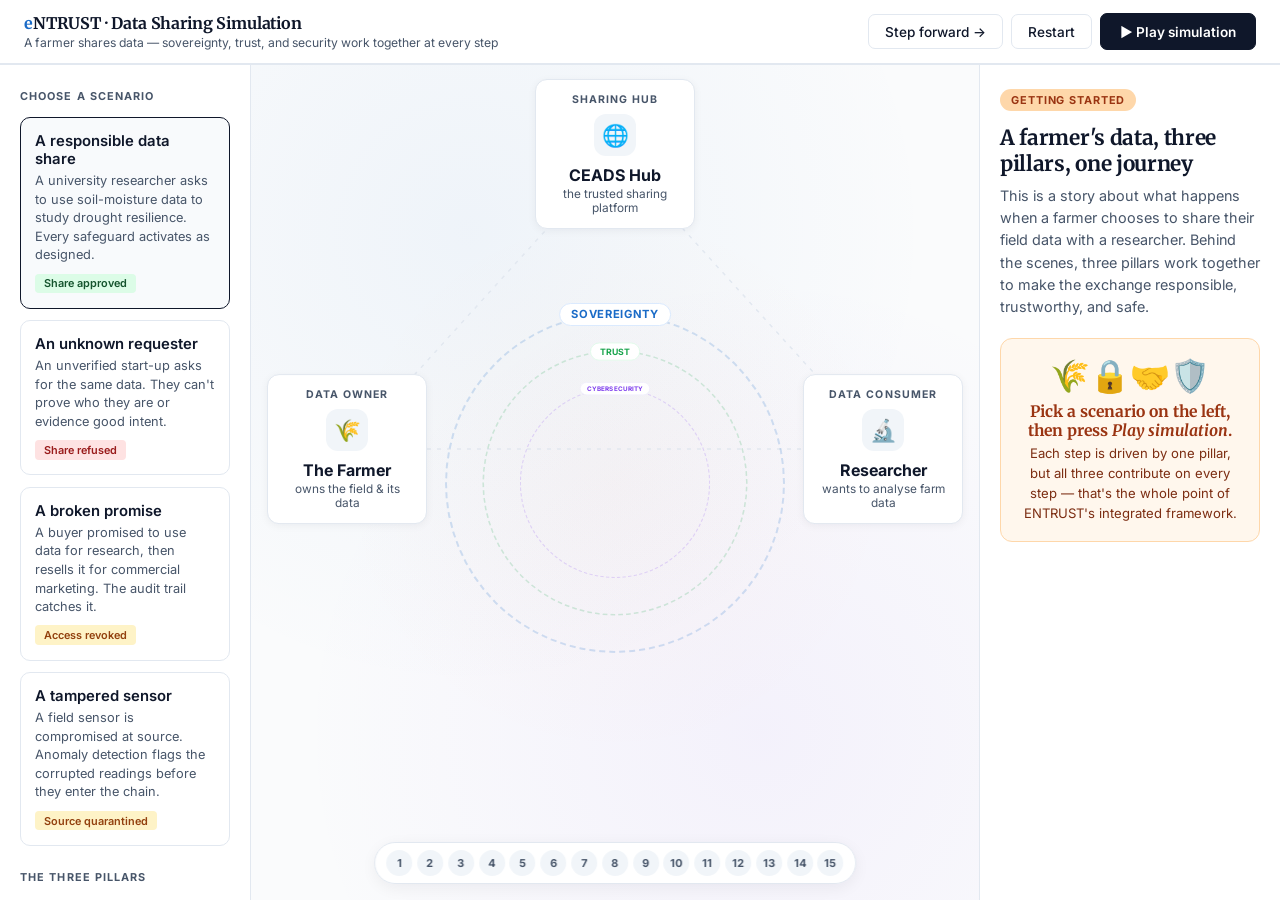
<file: simulation.html>
<!DOCTYPE html>
<html lang="en">
<head>
<meta charset="UTF-8">
<title>Agri-Data Sharing Simulation · ENTRUST WP2</title>
<style id="reset-tag"></style>
<link rel="preconnect" href="https://fonts.googleapis.com">
<link rel="preconnect" href="https://fonts.gstatic.com" crossorigin>
<link href="https://fonts.googleapis.com/css2?family=Inter:wght@300;400;500;600;700&family=Merriweather:wght@400;700&display=swap" rel="stylesheet">
<style>
  :root {
    --sov: #1a6bc7;   --sov-light: #dbeafe;   --sov-dark: #1e3a8a;
    --trust: #16a34a; --trust-light: #dcfce7; --trust-dark: #14532d;
    --cyber: #7c3aed; --cyber-light: #ede9fe; --cyber-dark: #4c1d95;
    --aim: #f97316;   --aim-light: #fed7aa;
    --ink: #0f172a;
    --muted: #475569;
    --line: #e2e8f0;
    --bg: #f8fafc;
    --card: #ffffff;
  }
  * { box-sizing: border-box; margin: 0; padding: 0; }
  html, body { height: 100%; }
  body {
    font-family: 'Inter', sans-serif;
    background: var(--bg);
    color: var(--ink);
    overflow: hidden;
    font-size: 14px;
  }
  .app {
    display: grid;
    grid-template-rows: 64px 1fr;
    grid-template-columns: 280px 1fr 340px;
    grid-template-areas:
      "header header header"
      "left   stage  right";
    height: 100vh;
    min-width: 1100px;
    gap: 1px;
    background: var(--line);
  }

  /* HEADER */
  header {
    grid-area: header;
    background: var(--card);
    display: flex; align-items: center; justify-content: space-between;
    padding: 0 1.5rem;
    border-bottom: 1px solid var(--line);
    position: relative;
  }
  .brand {
    display: flex; flex-direction: column; gap: 0.1rem;
  }
  .brand .title {
    font-family: 'Merriweather', serif;
    font-size: 1rem; font-weight: 700; letter-spacing: -0.01em;
  }
  .brand .title .accent { color: var(--sov); }
  .brand .subtitle {
    font-size: 0.76rem; color: var(--muted);
  }
  .controls { display: flex; gap: 0.5rem; align-items: center; }
  .btn {
    border: 1px solid var(--line);
    background: var(--card);
    padding: 0.55rem 1rem;
    border-radius: 7px;
    font: inherit;
    font-size: 0.85rem;
    color: var(--ink);
    cursor: pointer;
    font-weight: 500;
    transition: all 0.15s;
  }
  .btn:hover { border-color: #94a3b8; background: #f1f5f9; }
  .btn.primary {
    background: var(--ink); color: white; border-color: var(--ink);
    padding: 0.6rem 1.2rem; font-weight: 600;
  }
  .btn.primary:hover { background: #1e293b; }
  .progress {
    position: absolute; bottom: 0; left: 0;
    height: 3px; background: var(--sov);
    transition: width 0.5s, background 0.3s;
  }

  /* LEFT PANEL */
  .left {
    grid-area: left;
    background: var(--card);
    padding: 1.5rem 1.25rem;
    overflow-y: auto;
  }
  .panel-title {
    font-size: 0.68rem;
    text-transform: uppercase;
    letter-spacing: 0.1em;
    color: var(--muted);
    font-weight: 700;
    margin-bottom: 0.85rem;
  }
  .scenario {
    border: 1.5px solid var(--line);
    border-radius: 10px;
    padding: 0.9rem;
    margin-bottom: 0.7rem;
    cursor: pointer;
    transition: all 0.15s;
    background: var(--card);
  }
  .scenario:hover { border-color: #94a3b8; }
  .scenario.active {
    border-color: var(--ink);
    background: #f8fafc;
  }
  .scenario .name { font-weight: 600; font-size: 0.93rem; margin-bottom: 0.25rem; }
  .scenario .desc { font-size: 0.8rem; color: var(--muted); line-height: 1.45; }
  .scenario .outcome {
    display: inline-block;
    font-size: 0.68rem;
    padding: 0.18rem 0.55rem;
    border-radius: 4px;
    margin-top: 0.55rem;
    font-weight: 600;
  }
  .scenario .outcome.ok { background: var(--trust-light); color: var(--trust-dark); }
  .scenario .outcome.bad { background: #fee2e2; color: #991b1b; }
  .scenario .outcome.partial { background: #fef3c7; color: #92400e; }

  .pillars-ref {
    margin-top: 1.5rem;
    display: flex; flex-direction: column; gap: 0.5rem;
  }
  .pillar-ref {
    display: grid; grid-template-columns: 32px 1fr;
    gap: 0.6rem;
    padding: 0.65rem;
    border-radius: 8px;
    align-items: center;
    font-size: 0.78rem;
  }
  .pillar-ref.sov { background: var(--sov-light); }
  .pillar-ref.trust { background: var(--trust-light); }
  .pillar-ref.cyber { background: var(--cyber-light); }
  .pillar-ref .ico {
    width: 32px; height: 32px; border-radius: 8px;
    display: flex; align-items: center; justify-content: center;
    font-size: 1.1rem; color: white;
  }
  .pillar-ref.sov .ico { background: var(--sov); }
  .pillar-ref.trust .ico { background: var(--trust); }
  .pillar-ref.cyber .ico { background: var(--cyber); }
  .pillar-ref .name { font-weight: 700; }
  .pillar-ref.sov .name { color: var(--sov-dark); }
  .pillar-ref.trust .name { color: var(--trust-dark); }
  .pillar-ref.cyber .name { color: var(--cyber-dark); }
  .pillar-ref .tagline { font-size: 0.72rem; opacity: 0.8; line-height: 1.35; }

  /* STAGE */
  .stage {
    grid-area: stage;
    background:
      radial-gradient(circle at 30% 20%, rgba(26,107,199,0.05), transparent 55%),
      radial-gradient(circle at 70% 80%, rgba(124,58,237,0.05), transparent 55%),
      radial-gradient(circle at 50% 50%, rgba(249,115,22,0.03), transparent 50%),
      #fafbfc;
    position: relative;
    overflow: hidden;
  }
  svg.stage-svg { position: absolute; inset: 0; width: 100%; height: 100%; pointer-events: none; }

  .actor {
    position: absolute;
    width: 190px;
    padding: 1rem;
    background: var(--card);
    border: 1.5px solid var(--line);
    border-radius: 12px;
    box-shadow: 0 2px 8px rgba(15,23,42,0.05);
    text-align: center;
    transition: all 0.3s;
  }
  .actor .role {
    font-size: 0.66rem;
    letter-spacing: 0.1em;
    text-transform: uppercase;
    color: var(--muted);
    font-weight: 700;
    margin-bottom: 0.5rem;
  }
  .actor .glyph {
    width: 48px; height: 48px;
    margin: 0 auto 0.55rem;
    border-radius: 12px;
    background: #f1f5f9;
    display: flex; align-items: center; justify-content: center;
    font-size: 1.55rem;
  }
  .actor .name { font-weight: 700; font-size: 1rem; margin-bottom: 0.15rem; }
  .actor .meta { font-size: 0.74rem; color: var(--muted); }

  .actor.farmer     { top: 46%; left: 16px; transform: translateY(-50%); }
  .actor.platform   { top: 14px; left: 50%; transform: translateX(-50%); }
  .actor.researcher { top: 46%; right: 16px; transform: translateY(-50%); }

  .actor.highlight { border-color: var(--ink); box-shadow: 0 0 0 3px rgba(15,23,42,0.08), 0 4px 12px rgba(15,23,42,0.08); }
  .actor.highlight.sov   { border-color: var(--sov); box-shadow: 0 0 0 3px rgba(26,107,199,0.15), 0 4px 12px rgba(26,107,199,0.15); }
  .actor.highlight.trust { border-color: var(--trust); box-shadow: 0 0 0 3px rgba(22,163,74,0.15), 0 4px 12px rgba(22,163,74,0.15); }
  .actor.highlight.cyber { border-color: var(--cyber); box-shadow: 0 0 0 3px rgba(124,58,237,0.15), 0 4px 12px rgba(124,58,237,0.15); }

  @media (max-width: 1280px) {
    .app { grid-template-columns: 250px 1fr 300px; }
    .actor { width: 160px; padding: 0.8rem; }
    .actor .glyph { width: 42px; height: 42px; font-size: 1.35rem; }
  }

  /* CENTER: PILLAR RING + CURRENT-STEP CARD */
  .center-ring {
    position: absolute;
    top: 50%; left: 50%;
    transform: translate(-50%, -50%);
    width: 340px; height: 340px;
    pointer-events: none;
  }
  .ring {
    position: absolute;
    inset: 0;
    border-radius: 50%;
    border: 2px dashed transparent;
    transition: border-color 0.3s, box-shadow 0.4s, transform 0.3s;
  }
  .ring.sov    { transform: scale(1);    border-color: rgba(26,107,199,0.18); }
  .ring.trust  { transform: scale(0.78); border-color: rgba(22,163,74,0.18); }
  .ring.cyber  { transform: scale(0.56); border-color: rgba(124,58,237,0.18); }
  .ring.active.sov    { border-color: var(--sov);   border-style: solid; box-shadow: 0 0 40px rgba(26,107,199,0.25); }
  .ring.active.trust  { border-color: var(--trust); border-style: solid; box-shadow: 0 0 40px rgba(22,163,74,0.25); }
  .ring.active.cyber  { border-color: var(--cyber); border-style: solid; box-shadow: 0 0 40px rgba(124,58,237,0.25); }

  .ring-label {
    position: absolute;
    top: -12px; left: 50%;
    transform: translateX(-50%);
    padding: 0.22rem 0.7rem;
    background: var(--card);
    border: 1.5px solid;
    border-radius: 20px;
    font-size: 0.7rem;
    font-weight: 700;
    text-transform: uppercase;
    letter-spacing: 0.06em;
    transition: all 0.25s;
  }
  .ring-label.sov   { color: var(--sov);   border-color: var(--sov-light); }
  .ring-label.trust { color: var(--trust); border-color: var(--trust-light); }
  .ring-label.cyber { color: var(--cyber); border-color: var(--cyber-light); }
  .ring.active .ring-label { color: white; }
  .ring.active.sov .ring-label   { background: var(--sov);   border-color: var(--sov); }
  .ring.active.trust .ring-label { background: var(--trust); border-color: var(--trust); }
  .ring.active.cyber .ring-label { background: var(--cyber); border-color: var(--cyber); }

  /* Step card (center, inside innermost ring) */
  .step-card {
    position: absolute;
    top: 50%; left: 50%;
    transform: translate(-50%, -50%);
    width: 180px;
    padding: 0.9rem;
    background: var(--card);
    border: 2px solid var(--line);
    border-radius: 14px;
    box-shadow: 0 8px 24px rgba(15,23,42,0.08);
    text-align: center;
    transition: all 0.4s;
    opacity: 0;
  }
  .step-card.show { opacity: 1; }
  .step-card.sov   { border-color: var(--sov); }
  .step-card.trust { border-color: var(--trust); }
  .step-card.cyber { border-color: var(--cyber); }
  .step-card .icon {
    font-size: 1.8rem;
    margin-bottom: 0.35rem;
  }
  .step-card .label {
    font-size: 0.7rem;
    font-weight: 700;
    text-transform: uppercase;
    letter-spacing: 0.06em;
    margin-bottom: 0.3rem;
  }
  .step-card.sov   .label { color: var(--sov); }
  .step-card.trust .label { color: var(--trust); }
  .step-card.cyber .label { color: var(--cyber); }
  .step-card .headline {
    font-weight: 700;
    font-size: 0.92rem;
    line-height: 1.3;
    color: var(--ink);
  }

  /* Moving packet dot between actors */
  .packet-dot {
    position: absolute;
    width: 14px; height: 14px;
    border-radius: 50%;
    background: var(--sov);
    box-shadow: 0 0 0 6px rgba(26,107,199,0.18);
    transform: translate(-50%, -50%);
    transition: top 1.2s cubic-bezier(0.4,0,0.2,1), left 1.2s cubic-bezier(0.4,0,0.2,1), background 0.3s, box-shadow 0.3s, opacity 0.3s;
    z-index: 4;
    opacity: 0;
  }
  .packet-dot.show { opacity: 1; }
  .packet-dot.sov   { background: var(--sov);   box-shadow: 0 0 0 8px rgba(26,107,199,0.22); }
  .packet-dot.trust { background: var(--trust); box-shadow: 0 0 0 8px rgba(22,163,74,0.22); }
  .packet-dot.cyber { background: var(--cyber); box-shadow: 0 0 0 8px rgba(124,58,237,0.22); }

  /* Journey ticker (bottom strip) */
  .ticker {
    position: absolute;
    left: 50%;
    bottom: 16px;
    transform: translateX(-50%);
    display: flex; gap: 0.3rem;
    padding: 0.45rem 0.7rem;
    background: rgba(255,255,255,0.92);
    backdrop-filter: blur(8px);
    border: 1px solid var(--line);
    border-radius: 999px;
    box-shadow: 0 4px 16px rgba(15,23,42,0.06);
    max-width: calc(100% - 32px);
    flex-wrap: nowrap;
    overflow-x: auto;
    scrollbar-width: none;
  }
  .ticker::-webkit-scrollbar { display: none; }
  .tick {
    width: 26px; height: 26px;
    border-radius: 50%;
    background: #f1f5f9;
    display: flex; align-items: center; justify-content: center;
    font-size: 0.68rem;
    font-weight: 700;
    color: var(--muted);
    transition: all 0.25s;
    flex-shrink: 0;
  }
  .tick.done { background: var(--ink); color: white; }
  .tick.active.sov   { background: var(--sov);   color: white; transform: scale(1.2); }
  .tick.active.trust { background: var(--trust); color: white; transform: scale(1.2); }
  .tick.active.cyber { background: var(--cyber); color: white; transform: scale(1.2); }

  /* RIGHT: NARRATIVE PANEL */
  .right {
    grid-area: right;
    background: var(--card);
    padding: 1.5rem 1.25rem;
    overflow-y: auto;
  }
  .narr-pill {
    display: inline-block;
    padding: 0.25rem 0.7rem;
    border-radius: 999px;
    font-size: 0.68rem;
    font-weight: 700;
    text-transform: uppercase;
    letter-spacing: 0.08em;
    margin-bottom: 0.9rem;
  }
  .narr-pill.idle  { background: var(--aim-light); color: #9a3412; }
  .narr-pill.sov   { background: var(--sov-light); color: var(--sov-dark); }
  .narr-pill.trust { background: var(--trust-light); color: var(--trust-dark); }
  .narr-pill.cyber { background: var(--cyber-light); color: var(--cyber-dark); }

  .narr-headline {
    font-family: 'Merriweather', serif;
    font-size: 1.3rem;
    font-weight: 700;
    line-height: 1.25;
    margin-bottom: 0.45rem;
    letter-spacing: -0.015em;
  }
  .narr-lead {
    font-size: 0.9rem;
    color: var(--muted);
    line-height: 1.55;
    margin-bottom: 1.2rem;
  }
  .narr-story {
    font-size: 0.92rem;
    line-height: 1.6;
    color: #1e293b;
    margin-bottom: 1.3rem;
    padding: 0.9rem 1rem;
    border-radius: 10px;
    background: #f8fafc;
    border-left: 3px solid var(--muted);
  }
  .narr-story.sov   { border-left-color: var(--sov); }
  .narr-story.trust { border-left-color: var(--trust); }
  .narr-story.cyber { border-left-color: var(--cyber); }

  .pillars-play {
    display: flex; flex-direction: column; gap: 0.55rem;
  }
  .play-row {
    padding: 0.7rem 0.85rem;
    border-radius: 9px;
    font-size: 0.82rem;
    line-height: 1.45;
    border: 1px solid transparent;
  }
  .play-row.sov   { background: var(--sov-light);   color: var(--sov-dark); }
  .play-row.trust { background: var(--trust-light); color: var(--trust-dark); }
  .play-row.cyber { background: var(--cyber-light); color: var(--cyber-dark); }
  .play-row .lbl {
    font-weight: 700;
    display: block;
    font-size: 0.7rem;
    text-transform: uppercase;
    letter-spacing: 0.07em;
    margin-bottom: 0.2rem;
    opacity: 0.85;
  }
  .play-row.active { border-width: 2px; padding: calc(0.7rem - 1px) calc(0.85rem - 1px); }
  .play-row.sov.active   { border-color: var(--sov); }
  .play-row.trust.active { border-color: var(--trust); }
  .play-row.cyber.active { border-color: var(--cyber); }

  .narr-label {
    font-size: 0.68rem;
    text-transform: uppercase;
    letter-spacing: 0.1em;
    color: var(--muted);
    font-weight: 700;
    margin: 1.2rem 0 0.55rem;
  }

  /* Intro state illustration */
  .intro-illus {
    margin: 1rem 0 0.8rem;
    padding: 1.1rem;
    background: #fff7ed;
    border: 1px solid var(--aim-light);
    border-radius: 12px;
    text-align: center;
  }
  .intro-illus .ico { font-size: 2rem; margin-bottom: 0.4rem; }
  .intro-illus .headline {
    font-family: 'Merriweather', serif;
    font-weight: 700;
    font-size: 0.98rem;
    color: #9a3412;
    margin-bottom: 0.3rem;
  }
  .intro-illus .body {
    font-size: 0.82rem; color: #7c2d12; line-height: 1.5;
  }

</style>
</head>
<body>
<div class="app">

  <header>
    <div class="brand">
      <div class="title"><span class="accent">e</span>NTRUST · Data Sharing Simulation</div>
      <div class="subtitle">A farmer shares data — sovereignty, trust, and security work together at every step</div>
    </div>
    <div class="controls">
      <button class="btn" id="stepBtn">Step forward →</button>
      <button class="btn" id="resetBtn">Restart</button>
      <button class="btn primary" id="playBtn">▶ Play simulation</button>
    </div>
    <div class="progress" id="progress" style="width:0%"></div>
  </header>

  <!-- LEFT -->
  <aside class="left">
    <div class="panel-title">Choose a scenario</div>
    <div id="scenarios"></div>

    <div class="panel-title" style="margin-top:1.5rem;">The three pillars</div>
    <div class="pillars-ref">
      <div class="pillar-ref sov">
        <div class="ico">🔒</div>
        <div>
          <div class="name">Sovereignty</div>
          <div class="tagline">The farmer stays in control — sets the rules of use.</div>
        </div>
      </div>
      <div class="pillar-ref trust">
        <div class="ico">🤝</div>
        <div>
          <div class="name">Trust</div>
          <div class="tagline">Actors and data must be credible and verifiable.</div>
        </div>
      </div>
      <div class="pillar-ref cyber">
        <div class="ico">🛡️</div>
        <div>
          <div class="name">Cybersecurity</div>
          <div class="tagline">The channel and the data are protected from harm.</div>
        </div>
      </div>
    </div>
  </aside>

  <!-- STAGE -->
  <main class="stage" id="stage">
    <svg class="stage-svg" id="stageSvg"></svg>

    <div class="actor farmer" id="actor-farmer">
      <div class="role">Data Owner</div>
      <div class="glyph">🌾</div>
      <div class="name">The Farmer</div>
      <div class="meta">owns the field &amp; its data</div>
    </div>

    <div class="actor platform" id="actor-platform">
      <div class="role">Sharing Hub</div>
      <div class="glyph">🌐</div>
      <div class="name">CEADS Hub</div>
      <div class="meta">the trusted sharing platform</div>
    </div>

    <div class="actor researcher" id="actor-researcher">
      <div class="role">Data Consumer</div>
      <div class="glyph">🔬</div>
      <div class="name">Researcher</div>
      <div class="meta">wants to analyse farm data</div>
    </div>

    <div class="center-ring">
      <div class="ring sov"><div class="ring-label sov">Sovereignty</div></div>
      <div class="ring trust"><div class="ring-label trust">Trust</div></div>
      <div class="ring cyber"><div class="ring-label cyber">Cybersecurity</div></div>
    </div>

    <div class="step-card" id="stepCard">
      <div class="icon" id="stepIcon">🌾</div>
      <div class="label" id="stepLabel">Ready</div>
      <div class="headline" id="stepHeadline">Press play to begin</div>
    </div>

    <div class="packet-dot" id="packetDot"></div>

    <div class="ticker" id="ticker"></div>
  </main>

  <!-- RIGHT -->
  <aside class="right" id="narrative">
    <span class="narr-pill idle" id="narrPill">Getting started</span>
    <h2 class="narr-headline" id="narrHeadline">A farmer's data, three pillars, one journey</h2>
    <p class="narr-lead" id="narrLead">
      This is a story about what happens when a farmer chooses to share their field data with a researcher.
      Behind the scenes, three pillars work together to make the exchange responsible, trustworthy, and safe.
    </p>

    <div class="intro-illus" id="introIllus">
      <div class="ico">🌾🔒🤝🛡️</div>
      <div class="headline">Pick a scenario on the left, then press <em>Play simulation</em>.</div>
      <div class="body">Each step is driven by one pillar, but all three contribute on every step — that's the whole point of ENTRUST's integrated framework.</div>
    </div>

    <div id="activeNarrative" style="display:none;">
      <div class="narr-story" id="narrStory"></div>
      <div class="narr-label">How all three pillars show up here</div>
      <div class="pillars-play" id="pillarsPlay"></div>
    </div>
  </aside>

</div>

<script>
/* ─────────────────────────────────────────────────────────────────────────
   THE STORY
   ───────────────────────────────────────────────────────────────────────── */

const TWEAK_DEFAULS = /*EDITMODE-BEGIN*/{
  "scenario": "happy_path"
}/*EDITMODE-END*/;

const SCENARIOS = {
  happy_path: {
    name: 'A responsible data share',
    desc: 'A university researcher asks to use soil-moisture data to study drought resilience. Every safeguard activates as designed.',
    outcome: { cls: 'ok', text: 'Share approved' }
  },
  trust_fail: {
    name: 'An unknown requester',
    desc: 'An unverified start-up asks for the same data. They can\'t prove who they are or evidence good intent.',
    outcome: { cls: 'bad', text: 'Share refused' }
  },
  policy_fail: {
    name: 'A broken promise',
    desc: 'A buyer promised to use data for research, then resells it for commercial marketing. The audit trail catches it.',
    outcome: { cls: 'partial', text: 'Access revoked' }
  },
  iot_attack: {
    name: 'A tampered sensor',
    desc: 'A field sensor is compromised at source. Anomaly detection flags the corrupted readings before they enter the chain.',
    outcome: { cls: 'partial', text: 'Source quarantined' }
  }
};

/* Each step has: primaryPillar, actor, move (from→to), icon, label,
   headline (in center card), story (narrative), and per-pillar plays. */

const STEPS = {
  collect: {
    pillar: 'cyber',
    from: 'farmer', to: 'farmer',
    icon: '📡',
    label: 'Sensors collect data',
    headline: 'Field sensors capture readings — securely',
    story: 'Out in the field, IoT sensors quietly gather soil-moisture, temperature and yield readings. Each device proves it is genuine before any reading is accepted, and every reading is signed at the moment of capture. The data\'s story begins on the farm — not in someone else\'s cloud.',
    plays: {
      sov:   'The farmer owns the raw stream from the moment of capture — sovereignty starts at the sensor.',
      trust: 'Each reading is tagged with where, when, and by which device — provenance from day one.',
      cyber: 'Devices use secure boot and signed firmware so corrupted or fake sensors can\'t inject bad data.'
    }
  },
  request: {
    pillar: 'trust',
    from: 'researcher', to: 'platform',
    icon: '📨',
    label: 'Someone asks',
    headline: 'A researcher asks to use the farm\'s data',
    story: 'A university researcher contacts the CEADS sharing hub: can they use soil-moisture readings from this farm to study drought resilience? Before anything else, the hub needs to understand who is asking, why, for how long, and under what European data rules.',
    plays: {
      sov:   'The request must declare a clear purpose, duration and legal basis — anchored in the EU Data Act and GDPR.',
      trust: 'The researcher introduces themselves, their institution, their ethics approval and the goal of their study.',
      cyber: 'The conversation happens over an encrypted channel with mutual authentication — no eavesdropping, no impersonation.'
    }
  },
  verify: {
    pillar: 'trust',
    from: 'platform', to: 'researcher',
    icon: '🔍',
    label: 'Can we trust them?',
    headline: 'The hub verifies the researcher is who they claim to be',
    story: 'The hub looks up the researcher\'s digital credentials — issued by their university, ethics board and a recognised regulator. Three things have to check out: do they have the ability to do this work, do they show good intent, and do they have a track record of integrity?',
    plays: {
      sov:   'No verified identity means no accountability — and without accountability the farmer can\'t consent meaningfully.',
      trust: 'The hub checks ability, benevolence and integrity — the three classic foundations of trustworthiness.',
      cyber: 'Credentials carry tamper-proof digital signatures — they cannot be forged or quietly altered.'
    }
  },
  reputation: {
    pillar: 'trust',
    from: 'platform', to: 'platform',
    icon: '⭐',
    label: 'Check the reputation',
    headline: 'The hub checks the requester\'s history with other farmers',
    story: 'Beyond credentials, the hub looks at how the researcher has behaved in past shares: did they respect the rules? Did they delete data on time? Did they share results back? A trust score, built collectively across the farming community, summarises their track record.',
    plays: {
      sov:   'Past behaviour shapes future permissions — the farmer can set thresholds on who they\'ll share with.',
      trust: 'A community-built reputation makes trust evidence-based and visible across the ecosystem.',
      cyber: 'Reputation history is signed and ledger-anchored, so no actor can quietly polish their own record.'
    }
  },
  cooperative: {
    pillar: 'trust',
    from: 'farmer', to: 'farmer',
    icon: '🧑‍🌾',
    label: 'Ask the cooperative',
    headline: 'The farmer\'s cooperative weighs in',
    story: 'The farmer doesn\'t face this alone. Their cooperative — which represents many farmers in the region — has already negotiated baseline terms with researchers and reviewed this kind of request before. Their endorsement (or warning) sits alongside the request, in plain language.',
    plays: {
      sov:   'Collective bargaining strengthens individual sovereignty — farmers gain leverage they couldn\'t have alone.',
      trust: 'Stakeholder participation through cooperatives keeps governance farmer-centred and legitimate.',
      cyber: 'Cooperatives can also pool cybersecurity expertise that small farms couldn\'t resource individually.'
    }
  },
  explain: {
    pillar: 'trust',
    from: 'platform', to: 'farmer',
    icon: '💡',
    label: 'Explain the impact',
    headline: 'The farmer is shown what this share will mean',
    story: 'Before deciding, the farmer sees a short, visual explainer: what kind of insights this study will produce, who else is involved, what the dataset will look like after privacy processing, and a worked example of how their data will (and won\'t) appear in results.',
    plays: {
      sov:   'Real understanding is the foundation of meaningful, GDPR-grade informed consent.',
      trust: 'Explainability closes the readability gap that makes most data agreements practically unreadable.',
      cyber: 'The explainer itself is signed and versioned — the exact wording the farmer saw is preserved.'
    }
  },
  consent: {
    pillar: 'sov',
    from: 'platform', to: 'farmer',
    icon: '❓',
    label: 'Ask the farmer',
    headline: 'The farmer is asked for clear, informed consent',
    story: 'The hub asks the farmer directly — in plain language, not legalese: "AgriSci Institute wants soil-moisture data to study drought. Three months. No commercial use. OK?" The farmer is also told, in everyday words, what each option means and what it can\'t mean.',
    plays: {
      sov:   'The farmer holds the final say. Consent is specific, informed, time-bound, and freely revocable.',
      trust: 'Plain-language explainability replaces legal jargon — addressing the asymmetry that puts farmers off sharing.',
      cyber: 'The consent record is sealed cryptographically — no one can quietly rewrite what the farmer agreed to.'
    }
  },
  policy: {
    pillar: 'sov',
    from: 'farmer', to: 'platform',
    icon: '📜',
    label: 'Set the rules',
    headline: 'The farmer\'s rules travel with the data',
    story: 'The farmer says yes — with conditions: research only, no re-sharing, delete after 90 days, keep results in the EU. These rules are wrapped around the dataset itself, not stored as a side-note. Wherever the data goes, the rules follow.',
    plays: {
      sov:   'Usage-control policies turn a promise into something machines must obey at every downstream step.',
      trust: 'The researcher sees the exact rules they are agreeing to — full transparency, no fine print.',
      cyber: 'A cryptographic seal binds the rules to the data so they can\'t be stripped off in transit.'
    }
  },
  rbac: {
    pillar: 'cyber',
    from: 'platform', to: 'platform',
    icon: '🔑',
    label: 'Limit access',
    headline: 'Only the right roles can touch the data',
    story: 'Inside the hub, role-based access control narrows the circle: the analyst role gets read-only access to the prepared dataset, the auditor role can read the log but not the data, no one can do both. Least privilege by design.',
    plays: {
      sov:   'Access is shaped by the farmer\'s rules — only roles the farmer authorised can ever see anything.',
      trust: 'Clear role boundaries make accountability obvious — every action ties back to a specific role.',
      cyber: 'Least-privilege RBAC limits the blast radius if any single account is ever compromised.'
    }
  },
  privacy: {
    pillar: 'sov',
    from: 'farmer', to: 'platform',
    icon: '🧮',
    label: 'Protect privacy',
    headline: 'The data is processed so it cannot identify the farmer',
    story: 'Before anything leaves the farm, the data is processed so individual readings blur into trends. The researcher will still see useful patterns about drought and soil moisture, but exact plot, exact timing, and the farmer\'s identity stay protected.',
    plays: {
      sov:   'The farmer keeps the raw data forever. Only a privacy-preserving version ever leaves the farm.',
      trust: 'The researcher knows the data is mathematically anonymised — they can trust trends, not single points.',
      cyber: 'Differential privacy adds calibrated noise to hide individuals while preserving statistical truth.'
    }
  },
  secure: {
    pillar: 'cyber',
    from: 'platform', to: 'platform',
    icon: '🔐',
    label: 'Lock the package',
    headline: 'The dataset is sealed for its journey',
    story: 'The hub wraps the prepared dataset in an encrypted envelope addressed only to the researcher. If anyone intercepts it on the way — a hacker, a compromised network, an insider — they see nothing but gibberish. Only the intended recipient can open it.',
    plays: {
      sov:   'Encryption guarantees that only the approved recipient can ever read the data.',
      trust: 'The farmer can be sure the package can\'t be opened by anyone in the middle.',
      cyber: 'Modern, quantum-resistant encryption protects the data both in transit and at rest.'
    }
  },
  deliver: {
    pillar: 'cyber',
    from: 'platform', to: 'researcher',
    icon: '📦',
    label: 'Hand it over',
    headline: 'The researcher receives the data',
    story: 'The sealed package arrives at the researcher\'s system. Their software automatically reads the rules that came bundled in — "research only, 90 days, no re-sharing" — confirms in writing that it will respect them, and only then opens the envelope.',
    plays: {
      sov:   'The researcher\'s system enforces the farmer\'s rules locally — the farmer\'s voice travels with the data.',
      trust: 'The researcher formally acknowledges what they\'ve received and what they owe in return.',
      cyber: 'The channel is one-way, encrypted, and logged — non-repudiation is built in.'
    }
  },
  ledger: {
    pillar: 'sov',
    from: 'platform', to: 'platform',
    icon: '⛓️',
    label: 'Write to ledger',
    headline: 'Every step is recorded in a tamper-proof ledger',
    story: 'As the share completes, the hub writes a permanent entry to a shared ledger: who asked, what was agreed, what was sent, when. The entry is hash-chained — change one record and every later record breaks. The farmer, the regulator and any auditor can verify it.',
    plays: {
      sov:   'The farmer can audit the use of their data long after the share — that is real, lasting sovereignty.',
      trust: 'A shared, verifiable record builds the confidence that encourages farmers to share again.',
      cyber: 'Blockchain-style immutability and cryptographic hashing make any tampering instantly detectable.'
    }
  },
  monitor: {
    pillar: 'trust',
    from: 'platform', to: 'farmer',
    icon: '📊',
    label: 'Stay informed',
    headline: 'The farmer sees what happens, in plain language',
    story: 'Days and weeks later, the farmer can open a simple dashboard: "Your data has been used 3 times. The drought study published its first results — here is a one-page summary written for you." Sovereignty is not a one-off click; it is a continuing relationship.',
    plays: {
      sov:   'Continued visibility means consent stays meaningful — the farmer can revoke at any time.',
      trust: 'Plain-language summaries close the explainability gap and respect the farmer\'s time.',
      cyber: 'Anomaly detection in the background flags any suspicious access pattern for review.'
    }
  },
  results: {
    pillar: 'trust',
    from: 'researcher', to: 'farmer',
    icon: '🌱',
    label: 'Give back',
    headline: 'The researcher shares results back with the farmer',
    story: 'Months later the study finishes. The researcher sends back a tailored, one-page summary: which irrigation patterns held up best in the drought, what other farms saw, and a couple of practical suggestions for next season. The exchange is now reciprocal — not just extractive.',
    plays: {
      sov:   'Returning value to the data source rebalances the relationship — sovereignty includes benefit, not just control.',
      trust: 'Reciprocity is one of the strongest trust-builders we have — it transforms one-off shares into long partnerships.',
      cyber: 'The return channel is itself encrypted and authenticated — results can\'t be spoofed by a third party.'
    }
  },

  /* failure branches */
  reject: {
    pillar: 'trust',
    from: 'platform', to: 'researcher',
    icon: '🚫',
    label: 'Not enough trust',
    headline: 'The request is politely refused',
    story: 'The start-up can\'t prove who they are. No recognised institution vouches for them, their stated purpose is vague, and they have no track record. The hub declines the request — no data leaves the farm, and the farmer is never even bothered.',
    plays: {
      sov:   'Without verified identity, the farmer has no way to hold anyone accountable — so no consent is possible.',
      trust: 'Trust requires evidence of ability, good intent, and integrity. None could be shown here.',
      cyber: 'No exchange means no attack surface — the safest share is the one that never happens.'
    }
  },
  violation: {
    pillar: 'sov',
    from: 'researcher', to: 'farmer',
    icon: '⚠️',
    label: 'Rule broken',
    headline: 'The audit ledger catches a violation',
    story: 'Weeks later, monitoring spots that the buyer has passed the dataset to a commercial partner — breaking the "research only, no re-sharing" rule. Because the rules travelled with the data and the ledger remembers everything, the breach is provable, the buyer\'s access is revoked, and a warning travels with their reputation.',
    plays: {
      sov:   'The signed rules made this a detectable, provable breach — not a he-said-she-said dispute.',
      trust: 'The buyer\'s reputation drops sharply, warning other farmers before they share with them.',
      cyber: 'A revocation broadcast invalidates the keys, so previously-delivered copies become unusable going forward.'
    }
  },
  iot_alert: {
    pillar: 'cyber',
    from: 'farmer', to: 'platform',
    icon: '🛰️',
    label: 'Tampered sensor',
    headline: 'A sensor is detected as compromised',
    story: 'A field sensor starts emitting readings that don\'t match the surrounding pattern. AI-driven anomaly detection at the edge flags the device, isolates it from the data stream, and refuses to sign its readings. Nothing corrupted ever enters the share chain.',
    plays: {
      sov:   'Sovereignty starts at the sensor — only verified, healthy devices contribute to the farmer\'s dataset.',
      trust: 'Trustworthy data depends on trustworthy collection — quarantine preserves the integrity of every later step.',
      cyber: 'Anomaly detection plus device attestation catches tampering before it pollutes anything downstream.'
    }
  },
  quarantine: {
    pillar: 'sov',
    from: 'platform', to: 'farmer',
    icon: '🧰',
    label: 'Notify and recover',
    headline: 'The farmer is alerted and the device is replaced',
    story: 'The farmer receives a clear notification: "Sensor #4 looks tampered with. We have stopped using it. Here is what to check." The audit ledger logs the incident, the affected readings are flagged, and any downstream user is notified that part of their dataset may be unreliable.',
    plays: {
      sov:   'The farmer is informed first, in their own language — they decide what to do next.',
      trust: 'Open incident reporting strengthens trust rather than damaging it — honesty over silence.',
      cyber: 'A coordinated incident-response loop closes the gap before more damage can be done.'
    }
  }
};

const FLOWS = {
  happy_path: ['collect','request','verify','reputation','cooperative','explain','consent','policy','rbac','privacy','secure','deliver','ledger','monitor','results'],
  trust_fail: ['collect','request','verify','reputation','reject'],
  policy_fail: ['collect','request','verify','reputation','cooperative','explain','consent','policy','rbac','privacy','secure','deliver','ledger','violation'],
  iot_attack: ['collect','iot_alert','quarantine','ledger']
};

/* ─────────────────────────────────────────────────────────────────────── */
let state = { scenario: TWEAK_DEFAULS.scenario, idx: -1, playing: false, timer: null };

function $(id) { return document.getElementById(id); }

function renderScenarios() {
  const wrap = $('scenarios');
  wrap.innerHTML = '';
  Object.entries(SCENARIOS).forEach(([key, sc]) => {
    const el = document.createElement('div');
    el.className = 'scenario' + (state.scenario === key ? ' active' : '');
    el.innerHTML = `
      <div class="name">${sc.name}</div>
      <div class="desc">${sc.desc}</div>
      <span class="outcome ${sc.outcome.cls}">${sc.outcome.text}</span>
    `;
    el.onclick = () => { state.scenario = key; reset(); };
    wrap.appendChild(el);
  });
}

function renderTicker() {
  const flow = FLOWS[state.scenario];
  const t = $('ticker');
  t.innerHTML = '';
  flow.forEach((key, i) => {
    const s = STEPS[key];
    const el = document.createElement('div');
    el.className = 'tick';
    if (i < state.idx) el.classList.add('done');
    if (i === state.idx) {
      el.classList.add('active', s.pillar);
      el.id = 'active-tick';
    }
    el.textContent = i + 1;
    el.title = s.headline;
    el.onclick = () => jumpTo(i);
    el.style.cursor = 'pointer';
    t.appendChild(el);
  });
  // Keep the active dot in view without using scrollIntoView
  const active = document.getElementById('active-tick');
  if (active) {
    const tRect = t.getBoundingClientRect();
    const aRect = active.getBoundingClientRect();
    if (aRect.right > tRect.right - 8) {
      t.scrollLeft += (aRect.right - tRect.right + 24);
    } else if (aRect.left < tRect.left + 8) {
      t.scrollLeft -= (tRect.left - aRect.left + 24);
    }
  }
}

function actorCenter(key) {
  const s = $('stage').getBoundingClientRect();
  const r = $('actor-' + key).getBoundingClientRect();
  return { x: r.left - s.left + r.width / 2, y: r.top - s.top + r.height / 2 };
}

function drawConnectors() {
  const svg = $('stageSvg');
  const s = $('stage').getBoundingClientRect();
  svg.setAttribute('viewBox', `0 0 ${s.width} ${s.height}`);
  const pairs = [['farmer','platform'],['platform','researcher'],['farmer','researcher']];
  svg.innerHTML = pairs.map(([a,b]) => {
    const pa = actorCenter(a), pb = actorCenter(b);
    return `<line x1="${pa.x}" y1="${pa.y}" x2="${pb.x}" y2="${pb.y}" stroke="#e2e8f0" stroke-width="1.5" stroke-dasharray="4,6"/>`;
  }).join('');
}

function highlightActors(from, to, pillar) {
  ['farmer','platform','researcher'].forEach(k => {
    $('actor-' + k).classList.remove('highlight','sov','trust','cyber');
  });
  if (from) $('actor-' + from).classList.add('highlight', pillar);
  if (to && to !== from) $('actor-' + to).classList.add('highlight', pillar);
}

function highlightRing(pillar) {
  ['sov','trust','cyber'].forEach(p => {
    document.querySelector('.ring.' + p).classList.remove('active');
  });
  if (pillar) document.querySelector('.ring.' + pillar).classList.add('active');
}

function movePacket(fromKey, toKey, pillar) {
  const dot = $('packetDot');
  dot.classList.remove('sov','trust','cyber');
  dot.classList.add('show', pillar);
  const from = actorCenter(fromKey);
  dot.style.left = from.x + 'px';
  dot.style.top = from.y + 'px';
  setTimeout(() => {
    const to = actorCenter(toKey);
    dot.style.left = to.x + 'px';
    dot.style.top = to.y + 'px';
  }, 60);
}

function showStepCard(step) {
  const c = $('stepCard');
  c.classList.remove('sov','trust','cyber');
  c.classList.add('show', step.pillar);
  $('stepIcon').textContent = step.icon;
  $('stepLabel').textContent = step.label;
  $('stepHeadline').textContent = step.headline;
}

function renderNarrative(stepKey) {
  if (!stepKey) {
    $('introIllus').style.display = 'block';
    $('activeNarrative').style.display = 'none';
    $('narrPill').className = 'narr-pill idle';
    $('narrPill').textContent = 'Getting started';
    $('narrHeadline').textContent = "A farmer's data, three pillars, one journey";
    $('narrLead').innerHTML = "This is a story about what happens when a farmer chooses to share their field data with a researcher. Behind the scenes, three pillars work together to make the exchange responsible, trustworthy, and safe.";
    return;
  }
  const s = STEPS[stepKey];
  const pillarName = { sov: 'Sovereignty', trust: 'Trust', cyber: 'Cybersecurity' }[s.pillar];

  $('introIllus').style.display = 'none';
  $('activeNarrative').style.display = 'block';

  $('narrPill').className = 'narr-pill ' + s.pillar;
  $('narrPill').textContent = 'Led by ' + pillarName;
  $('narrHeadline').textContent = s.headline;
  $('narrLead').textContent = s.label + '.';

  const story = $('narrStory');
  story.className = 'narr-story ' + s.pillar;
  story.textContent = s.story;

  const rows = $('pillarsPlay');
  rows.innerHTML = `
    <div class="play-row sov ${s.pillar === 'sov' ? 'active' : ''}">
      <span class="lbl">🔒 Sovereignty</span>${s.plays.sov}
    </div>
    <div class="play-row trust ${s.pillar === 'trust' ? 'active' : ''}">
      <span class="lbl">🤝 Trust</span>${s.plays.trust}
    </div>
    <div class="play-row cyber ${s.pillar === 'cyber' ? 'active' : ''}">
      <span class="lbl">🛡️ Cybersecurity</span>${s.plays.cyber}
    </div>
  `;
}

function updateProgress() {
  const flow = FLOWS[state.scenario];
  const pct = state.idx < 0 ? 0 : ((state.idx + 1) / flow.length) * 100;
  $('progress').style.width = pct + '%';
  const p = state.idx >= 0 ? STEPS[flow[state.idx]].pillar : 'sov';
  const color = { sov: 'var(--sov)', trust: 'var(--trust)', cyber: 'var(--cyber)' }[p];
  $('progress').style.background = color;
}

function executeStep(key) {
  const s = STEPS[key];
  showStepCard(s);
  highlightActors(s.from, s.to, s.pillar);
  highlightRing(s.pillar);
  if (s.from !== s.to) movePacket(s.from, s.to, s.pillar);
  else {
    const dot = $('packetDot');
    dot.classList.remove('sov','trust','cyber');
    dot.classList.add('show', s.pillar);
    const p = actorCenter(s.from);
    dot.style.left = p.x + 'px';
    dot.style.top = p.y + 'px';
  }
  renderNarrative(key);
  renderTicker();
  updateProgress();
}

function jumpTo(i) {
  pause();
  const flow = FLOWS[state.scenario];
  if (i < 0 || i >= flow.length) return;
  state.idx = i;
  executeStep(flow[i]);
}

function stepOnce() {
  const flow = FLOWS[state.scenario];
  if (state.idx >= flow.length - 1) { state.playing = false; updatePlayBtn(); return false; }
  state.idx++;
  executeStep(flow[state.idx]);
  return true;
}

function play() {
  if (state.idx >= FLOWS[state.scenario].length - 1) reset();
  state.playing = true;
  updatePlayBtn();
  const tick = () => {
    if (!state.playing) return;
    const cont = stepOnce();
    if (cont) state.timer = setTimeout(tick, 2600);
    else { state.playing = false; updatePlayBtn(); }
  };
  tick();
}

function pause() {
  state.playing = false;
  if (state.timer) clearTimeout(state.timer);
  updatePlayBtn();
}

function updatePlayBtn() {
  $('playBtn').textContent = state.playing ? '⏸ Pause' : '▶ Play simulation';
}

function reset() {
  pause();
  state.idx = -1;
  highlightActors(null, null, null);
  highlightRing(null);
  $('packetDot').classList.remove('show','sov','trust','cyber');
  $('stepCard').classList.remove('show','sov','trust','cyber');
  $('stepIcon').textContent = '🌾';
  $('stepLabel').textContent = 'Ready';
  $('stepHeadline').textContent = 'Press play to begin';
  renderScenarios();
  renderTicker();
  renderNarrative(null);
  updateProgress();
}

$('playBtn').onclick = () => state.playing ? pause() : play();
$('stepBtn').onclick = () => { pause(); stepOnce(); };
$('resetBtn').onclick = reset;

window.addEventListener('resize', drawConnectors);
window.addEventListener('load', () => {
  drawConnectors();
  reset();
});

/* Tweaks protocol */
window.addEventListener('message', (e) => {
  if (!e.data || typeof e.data !== 'object') return;
});
window.parent.postMessage({ type: '__edit_mode_available' }, '*');

</script>
</body>
</html>
</file>
<file: style.css>
/* ══════════════════════════════════════════════════════
   eNTRUST Data Governance — Stylesheet
   ══════════════════════════════════════════════════════ */

/* ── Reset ── */
*, *::before, *::after { box-sizing: border-box; margin: 0; padding: 0; }
html { scroll-behavior: smooth; font-size: 16px; }
img { max-width: 100%; display: block; }
ul { list-style: none; }
button { font-family: inherit; cursor: pointer; }

/* ── Custom Properties ── */
:root {
  /* Brand */
  --primary:        #0e4d8b;
  --primary-light:  #1a6bc7;
  --primary-pale:   #e8f0fb;

  /* Pillar colours */
  --sovereignty:       #0e4d8b;
  --sovereignty-light: #dbeafe;
  --sovereignty-mid:   #1a6bc7;

  --trust:       #1a6b3a;
  --trust-light: #dcfce7;
  --trust-mid:   #22a15a;

  --cyber:       #6d28d9;
  --cyber-light: #ede9fe;
  --cyber-mid:   #8b5cf6;

  /* Neutrals */
  --text:        #1a1a2e;
  --text-light:  #4b5563;
  --text-muted:  #9ca3af;
  --white:       #ffffff;
  --light:       #f7f9fc;
  --border:      #e5e7eb;

  /* Shadows */
  --shadow-sm: 0 1px 4px rgba(0,0,0,0.07);
  --shadow:    0 4px 16px rgba(0,0,0,0.08);
  --shadow-lg: 0 8px 32px rgba(0,0,0,0.13);

  /* Shapes */
  --radius:      12px;
  --radius-sm:   8px;
  --radius-full: 9999px;
}

/* ── Base ── */
body {
  font-family: 'Inter', system-ui, -apple-system, sans-serif;
  color: var(--text);
  background: var(--white);
  line-height: 1.65;
}
.hero-logos {
  margin-top: 2rem;
}
.hero-logos img {
  max-width: 480px;
  width: 100%;
  height: auto;
  display: block;
}
h1, h2, h3 {
  font-family: 'Merriweather', Georgia, 'Times New Roman', serif;
  line-height: 1.25;
  color: var(--text);
}
h1 { font-size: clamp(2rem, 5vw, 3.4rem); }
h2 { font-size: clamp(1.6rem, 3vw, 2.2rem); margin-bottom: 0.5rem; }
h3 { font-size: 1.25rem; margin-bottom: 0.6rem; }
h4 { font-size: 1rem; font-weight: 600; line-height: 1.4; color: var(--text); }
h5 { font-size: 0.8rem; font-weight: 700; }
p  { color: var(--text-light); margin-bottom: 0; }
a  { color: var(--primary); text-decoration: none; }
a:hover { text-decoration: underline; }
strong { color: var(--text); }

/* ── Layout ── */
.container {
  max-width: 1180px;
  margin: 0 auto;
  padding: 0 2rem;
}
.section       { padding: 6rem 0; }
.section-alt   { background: var(--light); }
.section-label {
  font-size: 0.72rem;
  font-weight: 700;
  letter-spacing: 0.12em;
  text-transform: uppercase;
  color: var(--primary);
  margin-bottom: 0.5rem;
}
.section-intro {
  font-size: 1.05rem;
  max-width: 640px;
  margin-bottom: 2.5rem;
  color: var(--text-light);
}

/* ── Buttons ── */
.btn {
  display: inline-flex;
  align-items: center;
  gap: 0.4rem;
  padding: 0.75rem 1.75rem;
  border-radius: var(--radius-sm);
  font-weight: 600;
  font-size: 0.9rem;
  transition: all 0.2s ease;
  border: 2px solid transparent;
  cursor: pointer;
  text-decoration: none;
}
.btn:hover { text-decoration: none; transform: translateY(-1px); }
.btn-primary  { background: var(--white); color: var(--primary); }
.btn-primary:hover { background: #edf2ff; }
.btn-outline  { background: transparent; color: var(--white); border-color: rgba(255,255,255,0.55); }
.btn-outline:hover { border-color: var(--white); background: rgba(255,255,255,0.12); }
.btn-sm       { padding: 0.45rem 1rem; font-size: 0.82rem; }
.btn-ghost    { background: transparent; color: var(--primary); border-color: var(--border); }
.btn-ghost:hover { background: var(--light); }

/* ── Tags ── */
.tag {
  display: inline-block;
  padding: 0.2rem 0.65rem;
  border-radius: var(--radius-full);
  font-size: 0.7rem;
  font-weight: 700;
  text-transform: uppercase;
  letter-spacing: 0.05em;
}
.tag.sovereignty { background: var(--sovereignty-light); color: var(--sovereignty); }
.tag.trust       { background: var(--trust-light);       color: var(--trust); }
.tag.cyber       { background: var(--cyber-light);       color: var(--cyber); }


/* ══════════════════════════════════════════════
   NAVIGATION
   ══════════════════════════════════════════════ */
.navbar {
  position: fixed;
  top: 0; left: 0; right: 0;
  z-index: 100;
  padding: 1.2rem 0;
  transition: background 0.35s, padding 0.35s, box-shadow 0.35s;
}
.navbar.scrolled {
  background: rgba(255,255,255,0.97);
  backdrop-filter: blur(14px);
  box-shadow: var(--shadow-sm);
  padding: 0.65rem 0;
}
.nav-container {
  max-width: 1180px;
  margin: 0 auto;
  padding: 0 2rem;
  display: flex;
  align-items: center;
  justify-content: space-between;
}
.nav-brand {
  display: flex;
  align-items: baseline;
  gap: 0.4rem;
  font-weight: 700;
  font-size: 1.15rem;
  color: rgba(255,255,255,0.95);
  transition: color 0.35s;
  white-space: nowrap;
}
.navbar.scrolled .nav-brand { color: var(--text); }
.brand-accent { color: #f5c842; }
.brand-sep    { opacity: 0.4; font-weight: 300; }
.brand-sub    { font-size: 0.72rem; font-weight: 400; opacity: 0.75; }

.nav-links {
  display: flex;
  gap: 2rem;
}
.nav-links a {
  font-size: 0.88rem;
  font-weight: 500;
  color: rgba(255,255,255,0.88);
  transition: color 0.2s;
  padding: 0.25rem 0;
  border-bottom: 2px solid transparent;
}
.navbar.scrolled .nav-links a { color: var(--text-light); }
.nav-links a:hover,
.nav-links a.active {
  color: var(--primary) !important;
  border-bottom-color: var(--primary);
  text-decoration: none;
}

.nav-toggle {
  display: none;
  flex-direction: column;
  gap: 5px;
  background: none;
  border: none;
  padding: 4px;
}
.nav-toggle span {
  display: block;
  width: 24px;
  height: 2px;
  background: rgba(255,255,255,0.9);
  border-radius: 2px;
  transition: background 0.35s, transform 0.25s;
}
.navbar.scrolled .nav-toggle span { background: var(--text); }
.nav-toggle.open span:nth-child(1) { transform: rotate(45deg) translate(5px, 5px); }
.nav-toggle.open span:nth-child(2) { opacity: 0; }
.nav-toggle.open span:nth-child(3) { transform: rotate(-45deg) translate(5px, -5px); }


/* ══════════════════════════════════════════════
   HERO
   ══════════════════════════════════════════════ */
.hero {
  min-height: 100vh;
  display: flex;
  align-items: center;
  position: relative;
  overflow: hidden;
  padding: 8rem 2rem 5rem;
  background: linear-gradient(135deg, #0c3d74 0%, #113666 35%, #0f2d4f 65%, #1a3d2a 100%);
}

/* Animated background shapes */
.hero-bg-shapes { position: absolute; inset: 0; pointer-events: none; }
.shape {
  position: absolute;
  border-radius: 50%;
  filter: blur(80px);
  opacity: 0.25;
}
.shape-1 {
  width: 600px; height: 600px;
  background: #1a6bc7;
  top: -200px; left: -150px;
  animation: floatShape 18s ease-in-out infinite;
}
.shape-2 {
  width: 400px; height: 400px;
  background: #22a15a;
  bottom: -100px; right: 5%;
  animation: floatShape 22s ease-in-out infinite reverse;
}
.shape-3 {
  width: 300px; height: 300px;
  background: #8b5cf6;
  top: 40%; right: 25%;
  animation: floatShape 15s ease-in-out infinite 4s;
}
@keyframes floatShape {
  0%, 100% { transform: translateY(0) scale(1); }
  50%       { transform: translateY(-30px) scale(1.05); }
}

.hero-content {
  max-width: 1180px;
  margin: 0 auto;
  flex: 1;
  position: relative;
  z-index: 1;
}

.hero-badge {
  display: inline-flex;
  align-items: center;
  gap: 0.5rem;
  background: rgba(255,255,255,0.12);
  border: 1px solid rgba(255,255,255,0.25);
  color: rgba(255,255,255,0.9);
  padding: 0.45rem 1.1rem;
  border-radius: var(--radius-full);
  font-size: 0.8rem;
  font-weight: 500;
  margin-bottom: 1.75rem;
  backdrop-filter: blur(6px);
}
.eu-dot { color: #f5c842; }

.hero h1 {
  color: var(--white);
  margin-bottom: 1.5rem;
  max-width: 700px;
}
.hero-subtitle {
  font-size: 1.1rem;
  color: rgba(255,255,255,0.78);
  max-width: 560px;
  margin-bottom: 2.25rem;
  line-height: 1.7;
}

.hero-pillars {
  display: flex;
  flex-wrap: wrap;
  gap: 0.75rem;
  margin-bottom: 2.75rem;
}
.pillar-chip {
  display: inline-flex;
  align-items: center;
  gap: 0.5rem;
  padding: 0.45rem 1.1rem;
  border-radius: var(--radius-full);
  font-size: 0.84rem;
  font-weight: 500;
  backdrop-filter: blur(6px);
  border: 1px solid transparent;
}
.pillar-chip.sovereignty {
  background: rgba(14,77,139,0.45);
  color: #93c5fd;
  border-color: rgba(147,197,253,0.35);
}
.pillar-chip.trust {
  background: rgba(26,107,58,0.45);
  color: #86efac;
  border-color: rgba(134,239,172,0.35);
}
.pillar-chip.cyber {
  background: rgba(109,40,217,0.4);
  color: #c4b5fd;
  border-color: rgba(196,181,253,0.35);
}
.chip-icon { font-size: 1rem; }

.hero-actions { display: flex; gap: 1rem; flex-wrap: wrap; }

/* Hero visual */
.hero-visual {
  position: absolute;
  right: 7%;
  top: 50%;
  transform: translateY(-50%);
  width: 280px;
  height: 280px;
  z-index: 1;
  opacity: 0.2;
}
.orbit-wrap {
  position: relative;
  width: 100%;
  height: 100%;
  display: flex;
  align-items: center;
  justify-content: center;
}
.orbit-ring {
  width: 100%;
  height: 100%;
  border: 2px dashed rgba(255,255,255,0.5);
  border-radius: 50%;
  position: absolute;
  animation: spin 24s linear infinite;
}
@keyframes spin { from { transform: rotate(0deg); } to { transform: rotate(360deg); } }
.orbit-node {
  position: absolute;
  width: 46px; height: 46px;
  border-radius: 50%;
  background: rgba(255,255,255,0.18);
  border: 2px solid rgba(255,255,255,0.5);
  display: flex; align-items: center; justify-content: center;
  font-weight: 700; font-size: 1rem; color: white;
}
.orbit-node.n1 { top: -23px; left: 50%; transform: translateX(-50%); }
.orbit-node.n2 { bottom: 10%; right: -23px; }
.orbit-node.n3 { bottom: 10%; left: -23px; }
.orbit-core {
  width: 70px; height: 70px;
  border-radius: 50%;
  background: rgba(255,255,255,0.15);
  border: 2px solid rgba(255,255,255,0.4);
  display: flex; align-items: center; justify-content: center;
  font-weight: 700; font-size: 0.9rem; color: white;
  z-index: 1;
}


/* ══════════════════════════════════════════════
   ABOUT
   ══════════════════════════════════════════════ */
.about-grid {
  display: grid;
  grid-template-columns: 1fr 260px;
  gap: 4rem;
  align-items: start;
  margin-top: 2rem;
}
.about-text p {
  font-size: 1.03rem;
  line-height: 1.75;
  margin-bottom: 1.1rem;
}
.about-text p:last-child { margin-bottom: 0; }

.about-stats {
  display: flex;
  flex-direction: column;
  gap: 1.25rem;
}
.stat {
  text-align: center;
  padding: 1.5rem 1.75rem;
  background: var(--white);
  border-radius: var(--radius);
  box-shadow: var(--shadow);
  border-top: 3px solid var(--primary);
}
.stat-number {
  font-size: 2.2rem;
  font-weight: 700;
  color: var(--primary);
  line-height: 1;
  margin-bottom: 0.3rem;
  font-family: 'Inter', sans-serif;
}
.stat-label {
  font-size: 0.75rem;
  color: var(--text-muted);
  text-transform: uppercase;
  letter-spacing: 0.07em;
  font-weight: 600;
}


/* ══════════════════════════════════════════════
   RESEARCH PILLARS
   ══════════════════════════════════════════════ */
.pillars-grid {
  display: grid;
  grid-template-columns: repeat(3, 1fr);
  gap: 1.5rem;
  margin-bottom: 3rem;
}
.pillar-card {
  background: var(--white);
  border-radius: var(--radius);
  padding: 2rem;
  box-shadow: var(--shadow);
  border-top: 4px solid transparent;
  transition: transform 0.22s ease, box-shadow 0.22s ease;
  display: flex;
  flex-direction: column;
}
.pillar-card:hover { transform: translateY(-5px); box-shadow: var(--shadow-lg); }
.pillar-card.sovereignty { border-top-color: var(--sovereignty); }
.pillar-card.trust       { border-top-color: var(--trust); }
.pillar-card.cyber       { border-top-color: var(--cyber); }

.pillar-icon {
  font-size: 2.4rem;
  margin-bottom: 0.6rem;
  line-height: 1;
}
.pillar-tag {
  font-size: 0.7rem;
  font-weight: 700;
  letter-spacing: 0.1em;
  text-transform: uppercase;
  color: var(--text-muted);
  margin-bottom: 0.4rem;
}
.pillar-card h3 { margin-bottom: 0.75rem; }
.pillar-card p {
  font-size: 0.91rem;
  line-height: 1.7;
  margin-bottom: 1.5rem;
  flex: 1;
}

.pillar-topics {
  display: flex;
  flex-wrap: wrap;
  gap: 0.45rem;
  margin-bottom: 1.5rem;
}
.pillar-topics span {
  background: var(--light);
  padding: 0.25rem 0.65rem;
  border-radius: var(--radius-full);
  font-size: 0.73rem;
  color: var(--text-light);
  font-weight: 500;
  border: 1px solid var(--border);
}

.pillar-researcher {
  font-size: 0.76rem;
  color: var(--text-muted);
  border-top: 1px solid var(--border);
  padding-top: 1rem;
  margin-top: auto;
}

/* Interconnection box */
.interconnect-box {
  background: var(--white);
  border: 1px solid var(--border);
  border-radius: var(--radius);
  padding: 1.75rem 2rem;
  box-shadow: var(--shadow-sm);
}
.interconnect-label {
  font-size: 0.75rem;
  font-weight: 700;
  text-transform: uppercase;
  letter-spacing: 0.1em;
  color: var(--text-muted);
  margin-bottom: 1.25rem;
}
.interconnect-flow {
  display: flex;
  align-items: center;
  gap: 1rem;
  flex-wrap: wrap;
}
.flow-step {
  flex: 1;
  min-width: 160px;
  padding: 1rem 1.25rem;
  border-radius: var(--radius-sm);
  display: flex;
  flex-direction: column;
  gap: 0.3rem;
}
.flow-step strong { font-size: 0.95rem; color: var(--text); }
.flow-step span   { font-size: 0.82rem; color: var(--text-light); }
.sovereignty-step { background: var(--sovereignty-light); border-left: 3px solid var(--sovereignty); }
.trust-step       { background: var(--trust-light);       border-left: 3px solid var(--trust); }
.cyber-step       { background: var(--cyber-light);       border-left: 3px solid var(--cyber); }
.flow-arrow       { font-size: 1.4rem; color: var(--text-muted); flex-shrink: 0; }


/* ══════════════════════════════════════════════
   STATE OF THE ART
   ══════════════════════════════════════════════ */
.sota-tabs {
  display: flex;
  gap: 0.5rem;
  margin-bottom: 1.5rem;
  flex-wrap: wrap;
}
.sota-tab {
  padding: 0.5rem 1.25rem;
  border-radius: var(--radius-full);
  border: 1px solid var(--border);
  background: var(--white);
  font-size: 0.84rem;
  font-weight: 500;
  color: var(--text-light);
  transition: all 0.18s;
}
.sota-tab.active,
.sota-tab:hover {
  background: var(--primary);
  color: var(--white);
  border-color: var(--primary);
}

.sota-table-wrap {
  overflow-x: auto;
  border-radius: var(--radius);
  box-shadow: var(--shadow);
}
.sota-table {
  width: 100%;
  border-collapse: collapse;
  background: var(--white);
  font-size: 0.875rem;
}
.sota-table thead th {
  background: var(--primary);
  color: var(--white);
  padding: 0.9rem 1.25rem;
  text-align: left;
  font-size: 0.75rem;
  font-weight: 700;
  text-transform: uppercase;
  letter-spacing: 0.07em;
  white-space: nowrap;
}
.sota-table tbody tr {
  border-bottom: 1px solid var(--border);
  transition: background 0.15s;
}
.sota-table tbody tr:last-child { border-bottom: none; }
.sota-table tbody tr:hover { background: var(--light); }
.sota-table tbody tr.hidden { display: none; }
.sota-table td {
  padding: 0.95rem 1.25rem;
  vertical-align: top;
  color: var(--text-light);
}
.sota-table td:first-child { min-width: 200px; }
.sota-table td strong { color: var(--text); font-size: 0.88rem; }
.ref-title {
  display: block;
  font-size: 0.77rem;
  color: var(--text-muted);
  font-style: italic;
  margin-top: 0.15rem;
}


/* ══════════════════════════════════════════════
   PUBLICATIONS
   ══════════════════════════════════════════════ */
.pub-filters {
  display: flex;
  gap: 0.5rem;
  margin-bottom: 2rem;
  flex-wrap: wrap;
}
.pub-filter {
  padding: 0.45rem 1.1rem;
  border-radius: var(--radius-full);
  border: 1px solid var(--border);
  background: var(--white);
  font-size: 0.84rem;
  font-weight: 500;
  color: var(--text-light);
  transition: all 0.18s;
}
.pub-filter.active,
.pub-filter:hover {
  background: var(--primary);
  color: var(--white);
  border-color: var(--primary);
}

.publications-grid {
  display: grid;
  grid-template-columns: repeat(2, 1fr);
  gap: 1.5rem;
}
.pub-card {
  background: var(--white);
  border-radius: var(--radius);
  padding: 1.75rem;
  box-shadow: var(--shadow);
  border-left: 4px solid var(--border);
  transition: transform 0.2s, box-shadow 0.2s;
  display: flex;
  flex-direction: column;
  gap: 0.4rem;
}
.pub-card:hover { transform: translateY(-3px); box-shadow: var(--shadow-lg); }
.pub-card[data-filter="sovereignty"] { border-left-color: var(--sovereignty); }
.pub-card[data-filter="trust"]       { border-left-color: var(--trust); }
.pub-card[data-filter="cyber"]       { border-left-color: var(--cyber); }
.pub-card.hidden { display: none; }

.pub-type {
  font-size: 0.7rem;
  font-weight: 700;
  text-transform: uppercase;
  letter-spacing: 0.09em;
  color: var(--text-muted);
}
.pub-card h4 { margin: 0.1rem 0; color: var(--text); }
.pub-authors { font-size: 0.82rem; color: var(--text-muted); }
.pub-venue   { font-size: 0.82rem; color: var(--text-light); font-style: italic; }
.pub-tags    { display: flex; flex-wrap: wrap; gap: 0.4rem; margin-top: 0.25rem; }
.pub-tags span {
  background: var(--light);
  padding: 0.18rem 0.55rem;
  border-radius: var(--radius-full);
  font-size: 0.7rem;
  color: var(--text-light);
  border: 1px solid var(--border);
}
.pub-actions { display: flex; gap: 1.25rem; margin-top: 0.5rem; }
.pub-link { font-size: 0.82rem; font-weight: 600; color: var(--primary); }
.pub-link:hover { text-decoration: underline; }


/* ══════════════════════════════════════════════
   TOOLS
   ══════════════════════════════════════════════ */
.tools-grid {
  display: grid;
  grid-template-columns: repeat(3, 1fr);
  gap: 1.5rem;
}
.tool-card {
  background: var(--white);
  border-radius: var(--radius);
  padding: 1.75rem;
  box-shadow: var(--shadow);
  display: flex;
  flex-direction: column;
  gap: 1rem;
  transition: transform 0.2s, box-shadow 0.2s;
}
.tool-card:hover { transform: translateY(-3px); box-shadow: var(--shadow-lg); }
.tool-card.tool-soon { opacity: 0.65; }
.tool-card.tool-soon:hover { transform: none; box-shadow: var(--shadow); }
.tool-icon { font-size: 2.2rem; line-height: 1; }
.tool-info h4 { margin-bottom: 0.4rem; }
.tool-info p  { font-size: 0.875rem; line-height: 1.65; }

.tool-meta {
  display: flex;
  flex-wrap: wrap;
  gap: 0.4rem;
  margin-top: 0.25rem;
}
.tool-badge {
  background: var(--light);
  border: 1px solid var(--border);
  padding: 0.2rem 0.6rem;
  border-radius: var(--radius-full);
  font-size: 0.7rem;
  font-weight: 600;
  color: var(--text-light);
}
.tool-actions { display: flex; gap: 0.5rem; margin-top: 0.25rem; }

.soon-badge {
  font-size: 0.68rem;
  font-family: 'Inter', sans-serif;
  font-weight: 600;
  background: #fef3c7;
  color: #92400e;
  padding: 0.15rem 0.5rem;
  border-radius: var(--radius-full);
  margin-left: 0.4rem;
  vertical-align: middle;
}


/* ══════════════════════════════════════════════
   TEAM
   ══════════════════════════════════════════════ */
.team-subheading {
  font-family: 'Inter', sans-serif;
  font-size: 0.78rem;
  font-weight: 700;
  text-transform: uppercase;
  letter-spacing: 0.12em;
  color: var(--text-muted);
  margin-bottom: 1.5rem;
  margin-top: 2rem;
}
.team-grid {
  display: grid;
  grid-template-columns: repeat(3, 1fr);
  gap: 1.5rem;
  margin-bottom: 1rem;
}
.team-card {
  background: var(--white);
  border-radius: var(--radius);
  padding: 1.75rem;
  box-shadow: var(--shadow);
  text-align: center;
  transition: transform 0.2s, box-shadow 0.2s;
}
.team-card:hover { transform: translateY(-3px); box-shadow: var(--shadow-lg); }
.team-card.supervisor { padding: 1.25rem; }
.team-card.supervisor:hover { transform: none; }

.team-avatar {
  width: 76px; height: 76px;
  border-radius: 50%;
  margin: 0 auto 1rem;
  display: flex;
  align-items: center;
  justify-content: center;
  font-weight: 700;
  font-size: 1.05rem;
  color: var(--text);
}
.av-sovereignty { background: var(--sovereignty-light); color: var(--sovereignty); }
.av-trust       { background: var(--trust-light);       color: var(--trust); }
.av-cyber       { background: var(--cyber-light);       color: var(--cyber); }
.av-sup         { width: 52px; height: 52px; font-size: 0.82rem; background: var(--light); color: var(--text-muted); }

.team-card h4        { margin-bottom: 0.25rem; }
.team-card.supervisor h4 { font-size: 0.9rem; }
.team-role           { font-size: 0.8rem; font-weight: 600; margin-bottom: 0.2rem; }
.sovereignty-role    { color: var(--sovereignty); }
.trust-role          { color: var(--trust); }
.cyber-role          { color: var(--cyber); }
.team-inst           { font-size: 0.76rem; color: var(--text-muted); margin-bottom: 0.9rem; }
.team-bio            { font-size: 0.85rem; color: var(--text-light); margin-bottom: 1rem; }
.team-links          { font-size: 0.82rem; }
.team-links a        { color: var(--primary); }


/* ══════════════════════════════════════════════
   FOOTER
   ══════════════════════════════════════════════ */
footer {
  background: #111827;
  color: rgba(255,255,255,0.65);
  padding: 5rem 0 2.5rem;
}
.footer-grid {
  display: grid;
  grid-template-columns: 2.2fr 1fr 1fr 1fr;
  gap: 3rem;
  margin-bottom: 3.5rem;
}
.footer-logo {
  font-size: 1.5rem;
  font-weight: 700;
  color: var(--white);
  margin-bottom: 0.6rem;
}
.footer-brand p {
  font-size: 0.85rem;
  line-height: 1.65;
  color: rgba(255,255,255,0.55);
  margin-bottom: 1.25rem;
}

.eu-funding-badge {
  display: inline-flex;
  align-items: center;
  gap: 0.6rem;
  background: #003399;
  border: 1px solid rgba(255,255,255,0.2);
  padding: 0.45rem 1rem;
  border-radius: var(--radius-sm);
  font-size: 0.75rem;
  color: var(--white);
  margin-bottom: 0.9rem;
}
.eu-stars-footer { color: #ffcc00; letter-spacing: 0.15em; font-size: 0.65rem; }

.eu-disclaimer {
  font-size: 0.75rem !important;
  color: rgba(255,255,255,0.35) !important;
  line-height: 1.55;
  max-width: 340px;
  margin-bottom: 0 !important;
}

.footer-links h5 {
  color: var(--white);
  font-family: 'Inter', sans-serif;
  text-transform: uppercase;
  letter-spacing: 0.1em;
  margin-bottom: 1.1rem;
}
.footer-links li   { margin-bottom: 0.6rem; }
.footer-links a {
  font-size: 0.87rem;
  color: rgba(255,255,255,0.55);
  transition: color 0.2s;
}
.footer-links a:hover { color: var(--white); text-decoration: none; }

.footer-bottom {
  border-top: 1px solid rgba(255,255,255,0.1);
  padding-top: 1.75rem;
  display: flex;
  gap: 2rem;
  flex-wrap: wrap;
  justify-content: space-between;
  font-size: 0.78rem;
  color: rgba(255,255,255,0.35);
}


/* ══════════════════════════════════════════════
   RESPONSIVE
   ══════════════════════════════════════════════ */
@media (max-width: 1060px) {
  .pillars-grid         { grid-template-columns: repeat(2, 1fr); }
  .tools-grid           { grid-template-columns: repeat(2, 1fr); }
  .about-grid           { grid-template-columns: 1fr; gap: 2.5rem; }
  .about-stats          { flex-direction: row; justify-content: center; }
  .footer-grid          { grid-template-columns: 1fr 1fr; gap: 2.5rem; }
  .hero-visual          { opacity: 0.1; width: 220px; height: 220px; right: 3%; }
}

@media (max-width: 768px) {
  .section { padding: 4rem 0; }
  .hero { padding: 7rem 1.5rem 4rem; }
  .container { padding: 0 1.5rem; }

  .nav-toggle { display: flex; }
  .nav-links {
    display: none;
    position: absolute;
    top: 100%;
    left: 0; right: 0;
    background: rgba(255,255,255,0.98);
    backdrop-filter: blur(14px);
    flex-direction: column;
    gap: 0;
    padding: 0.5rem 0;
    box-shadow: var(--shadow);
    border-top: 1px solid var(--border);
  }
  .nav-links.open { display: flex; }
  .nav-links a {
    color: var(--text-light) !important;
    padding: 0.8rem 2rem;
    display: block;
    border-bottom: 1px solid var(--border);
    border-radius: 0;
  }

  .hero-visual          { display: none; }
  .pillars-grid         { grid-template-columns: 1fr; }
  .publications-grid    { grid-template-columns: 1fr; }
  .tools-grid           { grid-template-columns: 1fr; }
  .team-grid            { grid-template-columns: 1fr; }
  .footer-grid          { grid-template-columns: 1fr; gap: 2rem; }
  .about-stats          { flex-direction: column; }
  .interconnect-flow    { flex-direction: column; }
  .flow-arrow           { transform: rotate(90deg); align-self: center; }
  .footer-bottom        { flex-direction: column; gap: 0.75rem; }
  .hero-pillars         { flex-direction: column; align-items: flex-start; }
}

@media (max-width: 480px) {
  h1 { font-size: 1.85rem; }
  h2 { font-size: 1.5rem; }
  .btn { padding: 0.65rem 1.25rem; font-size: 0.85rem; }
  .hero-badge { font-size: 0.72rem; }
}

/* ══════════════════════════════════════════════════════
   Pillar Deep-Dive Sections
   ══════════════════════════════════════════════════════ */

/* Section label variants */
.pillar-label-sovereignty { color: var(--sovereignty-mid); }
.pillar-label-trust       { color: var(--trust-mid); }
.pillar-label-cyber       { color: var(--cyber-mid); }

/* Header row: icon + title block */
.pillar-deep-header {
  display: flex;
  align-items: flex-start;
  gap: 1.25rem;
  margin-bottom: 2.5rem;
}

.pillar-deep-icon {
  font-size: 2.75rem;
  line-height: 1;
  flex-shrink: 0;
  margin-top: 0.2rem;
}

.pillar-deep-lead {
  font-size: 1.1rem;
  color: var(--text-light);
  margin-top: 0.5rem;
  max-width: 70ch;
  line-height: 1.65;
}

/* Two-column layout: main prose + sidebar */
.pillar-deep-grid {
  display: grid;
  grid-template-columns: 1fr 320px;
  gap: 3rem;
  align-items: start;
}

/* Main prose */
.pillar-deep-main h3 {
  font-size: 1.1rem;
  font-weight: 600;
  color: var(--text);
  margin: 2rem 0 0.75rem;
  padding-bottom: 0.4rem;
  border-bottom: 2px solid var(--border);
}
.pillar-deep-main h3:first-child { margin-top: 0; }
.pillar-deep-main p {
  color: var(--text-light);
  line-height: 1.75;
  margin-bottom: 1rem;
}

/* Research questions list */
.research-questions {
  list-style: none;
  margin: 0 0 1rem;
  padding: 0;
  display: flex;
  flex-direction: column;
  gap: 0.6rem;
}
.research-questions li {
  padding: 0.7rem 1rem 0.7rem 1.25rem;
  background: var(--light);
  border-left: 3px solid var(--border);
  border-radius: 0 var(--radius-sm) var(--radius-sm) 0;
  color: var(--text-light);
  font-size: 0.95rem;
  line-height: 1.5;
}

.sovereignty-deep .research-questions li { border-left-color: var(--sovereignty-mid); }
.trust-deep       .research-questions li { border-left-color: var(--trust-mid); }
.cyber-deep       .research-questions li { border-left-color: var(--cyber-mid); }

/* Contributions */
.contribution-list {
  display: flex;
  flex-direction: column;
  gap: 1.25rem;
  margin-top: 0.5rem;
}
.contribution-item {
  display: flex;
  gap: 1rem;
  align-items: flex-start;
}
.contrib-num {
  width: 2.25rem;
  height: 2.25rem;
  border-radius: 50%;
  display: flex;
  align-items: center;
  justify-content: center;
  font-size: 0.78rem;
  font-weight: 700;
  flex-shrink: 0;
  color: white;
}
.sovereignty-num { background: var(--sovereignty-mid); }
.trust-num       { background: var(--trust-mid); }
.cyber-num       { background: var(--cyber-mid); }

.contribution-item > div:last-child {
  color: var(--text-light);
  line-height: 1.65;
  font-size: 0.95rem;
  padding-top: 0.2rem;
}
.contribution-item strong {
  color: var(--text);
}

/* Sidebar cards */
.pillar-deep-side {
  display: flex;
  flex-direction: column;
  gap: 1.25rem;
  position: sticky;
  top: 80px;
}

.pillar-side-card {
  background: var(--white);
  border: 1px solid var(--border);
  border-radius: var(--radius);
  padding: 1.25rem;
  box-shadow: var(--shadow-sm);
}

.pillar-side-card h4 {
  font-size: 0.8rem;
  font-weight: 700;
  text-transform: uppercase;
  letter-spacing: 0.08em;
  color: var(--text-muted);
  margin-bottom: 1rem;
}

/* Coloured top border for researcher card */
.sovereignty-side { border-top: 3px solid var(--sovereignty-mid); }
.trust-side       { border-top: 3px solid var(--trust-mid); }
.cyber-side       { border-top: 3px solid var(--cyber-mid); }

.side-researcher {
  display: flex;
  flex-direction: column;
  align-items: flex-start;
  gap: 0.2rem;
  margin-bottom: 0.75rem;
}
.side-researcher strong {
  font-size: 0.95rem;
  color: var(--text);
}
.side-researcher span {
  font-size: 0.82rem;
  color: var(--text-muted);
}

.side-link {
  display: inline-block;
  font-size: 0.85rem;
  font-weight: 600;
  color: var(--primary-light);
  text-decoration: none;
}
.side-link:hover { text-decoration: underline; }

/* Responsive: stack on narrow screens */
@media (max-width: 900px) {
  .pillar-deep-grid {
    grid-template-columns: 1fr;
  }
  .pillar-deep-side {
    position: static;
  }
  .pillar-deep-header {
    flex-direction: column;
    gap: 0.75rem;
  }
}

/* In-press publication badge */
.pub-type-inpress {
  background: #fef3c7;
  color: #92400e;
  border: 1px solid #fcd34d;
}

/* ══════════════════════════════════════════════════════
   Related Work — Visual Abstract Cards
   ══════════════════════════════════════════════════════ */

.rw-grid {
  display: grid;
  grid-template-columns: repeat(3, 1fr);
  gap: 1.5rem;
  margin-top: 2rem;
}

.rw-card {
  background: var(--white);
  border: 1px solid var(--border);
  border-radius: var(--radius);
  box-shadow: var(--shadow-sm);
  overflow: hidden;
  display: flex;
  flex-direction: column;
  transition: box-shadow 0.2s, transform 0.2s;
}
.rw-card:hover {
  box-shadow: var(--shadow);
  transform: translateY(-2px);
}
.rw-card.hidden { display: none; }

/* Coloured top bar */
.rw-card-top {
  display: flex;
  align-items: center;
  justify-content: space-between;
  padding: 0.6rem 1rem;
}
.sovereignty-top { background: var(--sovereignty-light); }
.trust-top       { background: var(--trust-light); }
.cyber-top       { background: var(--cyber-light); }

.rw-pillar-tag {
  font-size: 0.72rem;
  font-weight: 700;
  text-transform: uppercase;
  letter-spacing: 0.07em;
  padding: 0.2rem 0.6rem;
  border-radius: var(--radius-full);
}
.rw-pillar-tag.sovereignty { background: var(--sovereignty); color: white; }
.rw-pillar-tag.trust       { background: var(--trust);       color: white; }
.rw-pillar-tag.cyber       { background: var(--cyber);       color: white; }

.rw-year {
  font-size: 0.8rem;
  font-weight: 700;
  color: var(--text-muted);
}

/* Card body */
.rw-card-body {
  padding: 1rem 1.1rem 1.2rem;
  display: flex;
  flex-direction: column;
  gap: 0.6rem;
  flex: 1;
}

/* Visual abstract area */
.rw-visual {
  background: var(--light);
  border: 1px solid var(--border);
  border-radius: var(--radius-sm);
  padding: 0.75rem;
  display: flex;
  flex-direction: column;
  align-items: center;
  gap: 0.4rem;
  min-height: 90px;
  justify-content: center;
}
.rw-vis-label {
  font-size: 0.7rem;
  font-weight: 700;
  text-transform: uppercase;
  letter-spacing: 0.06em;
  color: var(--text-muted);
}
.rw-vis-note {
  font-size: 0.68rem;
  color: var(--text-muted);
  font-style: italic;
}
.rw-vis-arrow-down { font-size: 1rem; color: var(--text-muted); line-height: 1; }

/* IDS-RAM visual */
.rw-vis-row {
  display: flex;
  align-items: center;
  gap: 0.3rem;
}
.rw-vis-box {
  background: var(--sovereignty-light);
  color: var(--sovereignty);
  border: 1px solid var(--sovereignty);
  border-radius: 6px;
  padding: 0.25rem 0.5rem;
  font-size: 0.72rem;
  font-weight: 600;
}
.rw-vis-arrow { font-size: 0.8rem; color: var(--sovereignty); }

/* DP visual */
.rw-dp-row { display: flex; align-items: flex-end; gap: 0.5rem; }
.rw-dp-col { display: flex; flex-direction: column; align-items: center; gap: 0.2rem; font-size: 0.65rem; color: var(--text-muted); }
.rw-dp-bar { width: 28px; border-radius: 4px 4px 0 0; }
.rw-dp-arrow { font-size: 0.85rem; color: var(--sovereignty); align-self: center; padding-bottom: 1rem; }

/* Agri data visual */
.rw-ag-icons { font-size: 1.3rem; letter-spacing: 0.3rem; }
.rw-ag-box {
  background: white;
  border: 1.5px solid var(--border);
  border-radius: 6px;
  padding: 0.25rem 0.75rem;
  font-size: 0.72rem;
  font-weight: 600;
  color: var(--text);
}

/* Trust model visual */
.rw-trust-tri { display: flex; gap: 0.35rem; flex-wrap: wrap; justify-content: center; }
.rw-tri-node {
  border: 1.5px solid;
  border-radius: 6px;
  padding: 0.2rem 0.45rem;
  font-size: 0.65rem;
  font-weight: 600;
}

/* VC visual */
.rw-vc-card {
  background: white;
  border: 1.5px solid var(--trust);
  border-radius: 8px;
  width: 100%;
  max-width: 190px;
  overflow: hidden;
}
.rw-vc-header {
  background: var(--trust-light);
  color: var(--trust-dark);
  font-size: 0.68rem;
  font-weight: 700;
  padding: 0.3rem 0.6rem;
}
.rw-vc-row {
  display: flex;
  justify-content: space-between;
  padding: 0.2rem 0.6rem;
  font-size: 0.65rem;
  color: var(--text-muted);
  border-top: 1px solid var(--border);
}
.rw-vc-row span:last-child { color: var(--trust-dark); font-weight: 600; }

/* HCAI visual */
.rw-hcai-ring { display: flex; align-items: center; gap: 0.5rem; }
.rw-hcai-node {
  background: var(--trust-light);
  color: var(--trust-dark);
  border: 1.5px solid var(--trust);
  border-radius: 50%;
  width: 50px; height: 50px;
  display: flex; align-items: center; justify-content: center;
  font-size: 0.65rem; font-weight: 700;
}
.rw-hcai-mid { font-size: 1.1rem; color: var(--trust); }

/* STRIDE visual */
.rw-stride-grid {
  display: grid;
  grid-template-columns: repeat(6, 1fr);
  gap: 3px;
  width: 100%;
}
.rw-stride-cell {
  border-radius: 4px;
  padding: 0.3rem 0;
  text-align: center;
  font-size: 0.75rem;
  font-weight: 800;
}
.rw-stride-labels {
  display: grid;
  grid-template-columns: repeat(6, 1fr);
  gap: 3px;
  width: 100%;
}
.rw-stride-labels span {
  font-size: 0.55rem;
  text-align: center;
  color: var(--text-muted);
  line-height: 1.2;
}

/* Zero Trust visual */
.rw-zt-row {
  display: flex;
  align-items: center;
  gap: 0.4rem;
  width: 100%;
  justify-content: center;
}
.rw-zt-device, .rw-zt-resource {
  font-size: 0.7rem;
  font-weight: 600;
  color: var(--text);
}
.rw-zt-policy {
  background: var(--cyber-light);
  color: var(--cyber-dark);
  border: 1.5px solid var(--cyber);
  border-radius: 6px;
  padding: 0.25rem 0.5rem;
  font-size: 0.65rem;
  font-weight: 700;
}
.rw-zt-label {
  font-size: 0.65rem;
  color: var(--cyber-dark);
  font-weight: 600;
  font-style: italic;
}

/* NIS2 visual */
.rw-nis2-shield { font-size: 1.6rem; }
.rw-nis2-text {
  font-size: 0.72rem;
  font-weight: 700;
  color: var(--text);
  text-align: center;
  line-height: 1.4;
}
.rw-nis2-text small { font-weight: 400; color: var(--text-muted); }
.rw-nis2-pillars { display: flex; gap: 0.3rem; flex-wrap: wrap; justify-content: center; }
.rw-nis2-pill {
  background: var(--cyber-light);
  color: var(--cyber-dark);
  border: 1px solid var(--cyber);
  border-radius: var(--radius-full);
  padding: 0.15rem 0.45rem;
  font-size: 0.6rem;
  font-weight: 600;
}

/* Card text */
.rw-title {
  font-size: 0.88rem;
  font-weight: 700;
  color: var(--text);
  line-height: 1.4;
  margin: 0;
}
.rw-authors {
  font-size: 0.75rem;
  color: var(--text-muted);
  margin: 0;
}
.rw-abstract {
  font-size: 0.8rem;
  color: var(--text-light);
  line-height: 1.65;
  margin: 0;
}
.rw-relevance {
  font-size: 0.78rem;
  color: var(--text-light);
  background: var(--light);
  border-left: 3px solid var(--border);
  padding: 0.4rem 0.65rem;
  border-radius: 0 var(--radius-sm) var(--radius-sm) 0;
  line-height: 1.55;
  margin: 0;
}
.rw-relevance strong { color: var(--text); }

.rw-meta {
  display: flex;
  flex-wrap: wrap;
  gap: 0.3rem;
  margin-top: auto;
  padding-top: 0.25rem;
}
.rw-badge {
  font-size: 0.68rem;
  font-weight: 600;
  background: var(--light);
  color: var(--text-muted);
  border: 1px solid var(--border);
  border-radius: var(--radius-full);
  padding: 0.15rem 0.5rem;
}

/* Coloured relevance border per pillar */
.rw-card[data-pillar="sovereignty"] .rw-relevance { border-left-color: var(--sovereignty-mid); }
.rw-card[data-pillar="trust"]       .rw-relevance { border-left-color: var(--trust-mid); }
.rw-card[data-pillar="cyber"]       .rw-relevance { border-left-color: var(--cyber-mid); }

@media (max-width: 1024px) { .rw-grid { grid-template-columns: repeat(2, 1fr); } }
@media (max-width: 640px)  { .rw-grid { grid-template-columns: 1fr; } }
</file>
